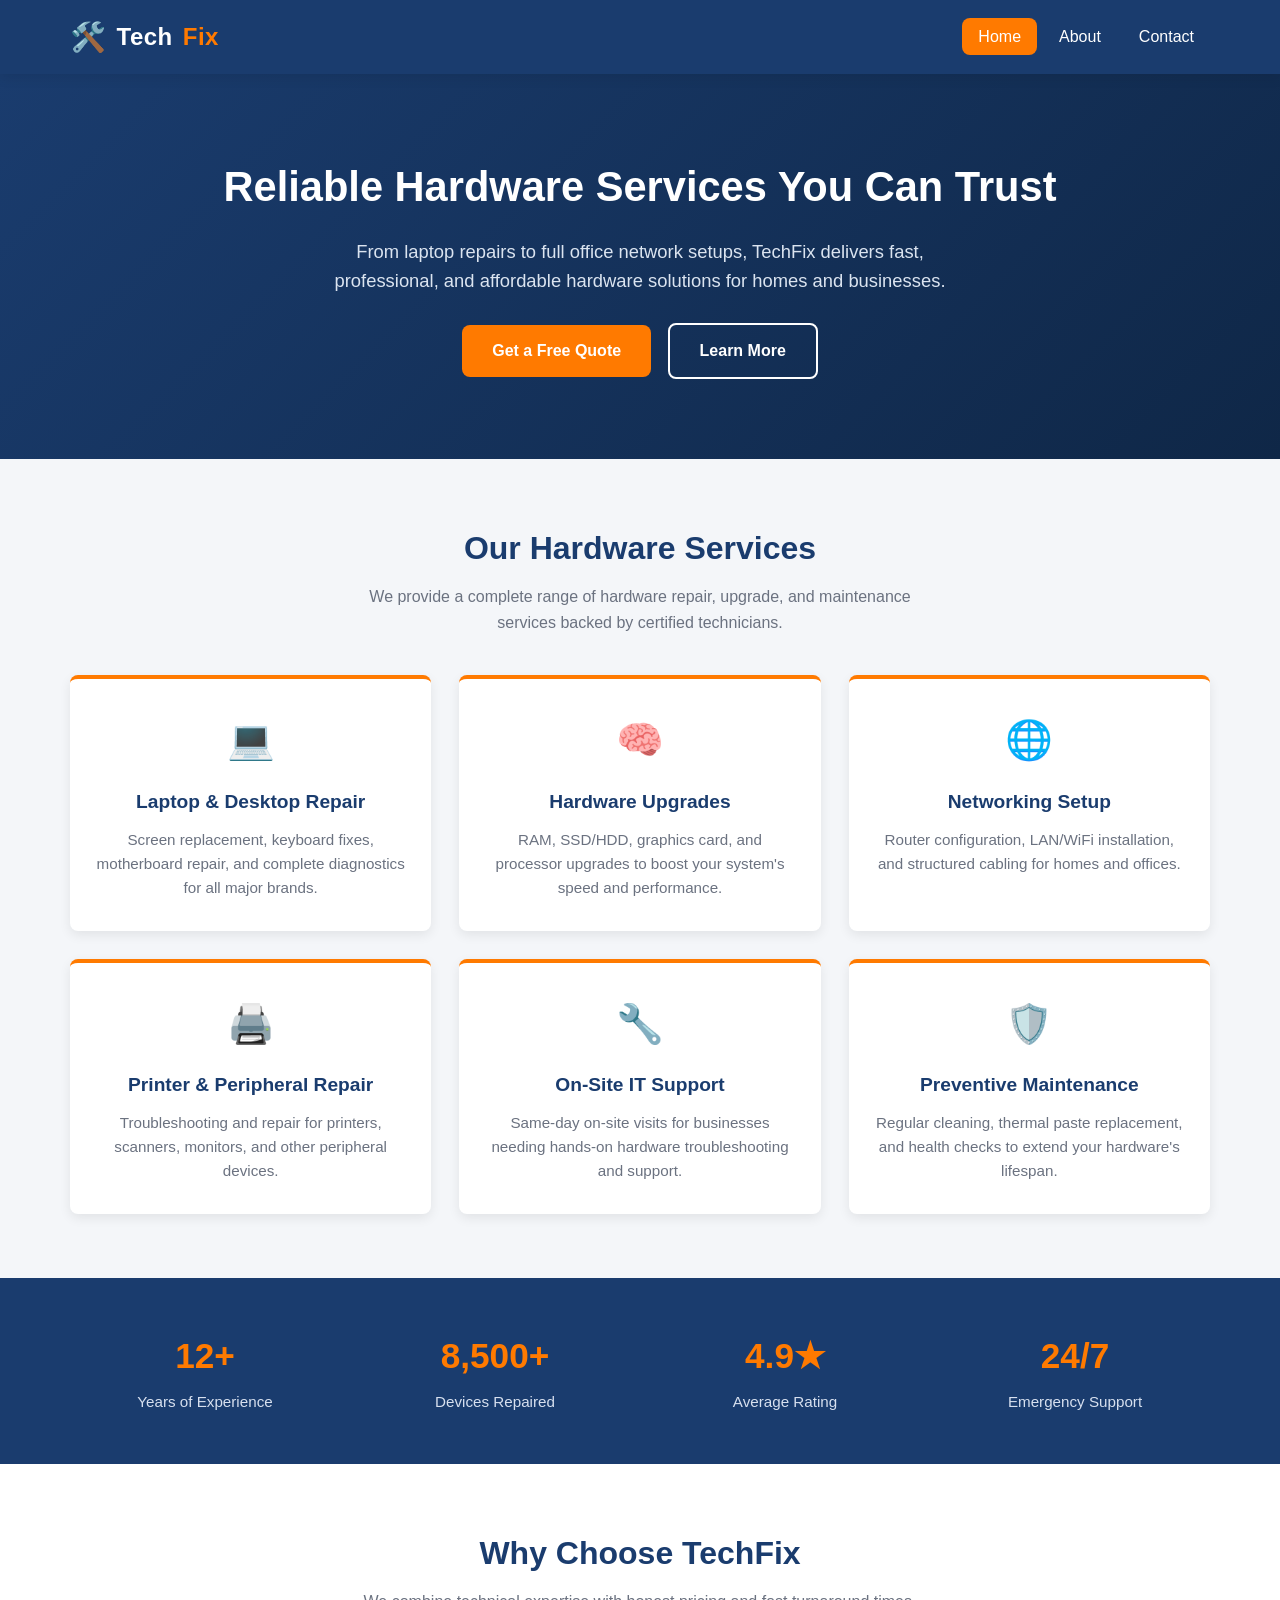
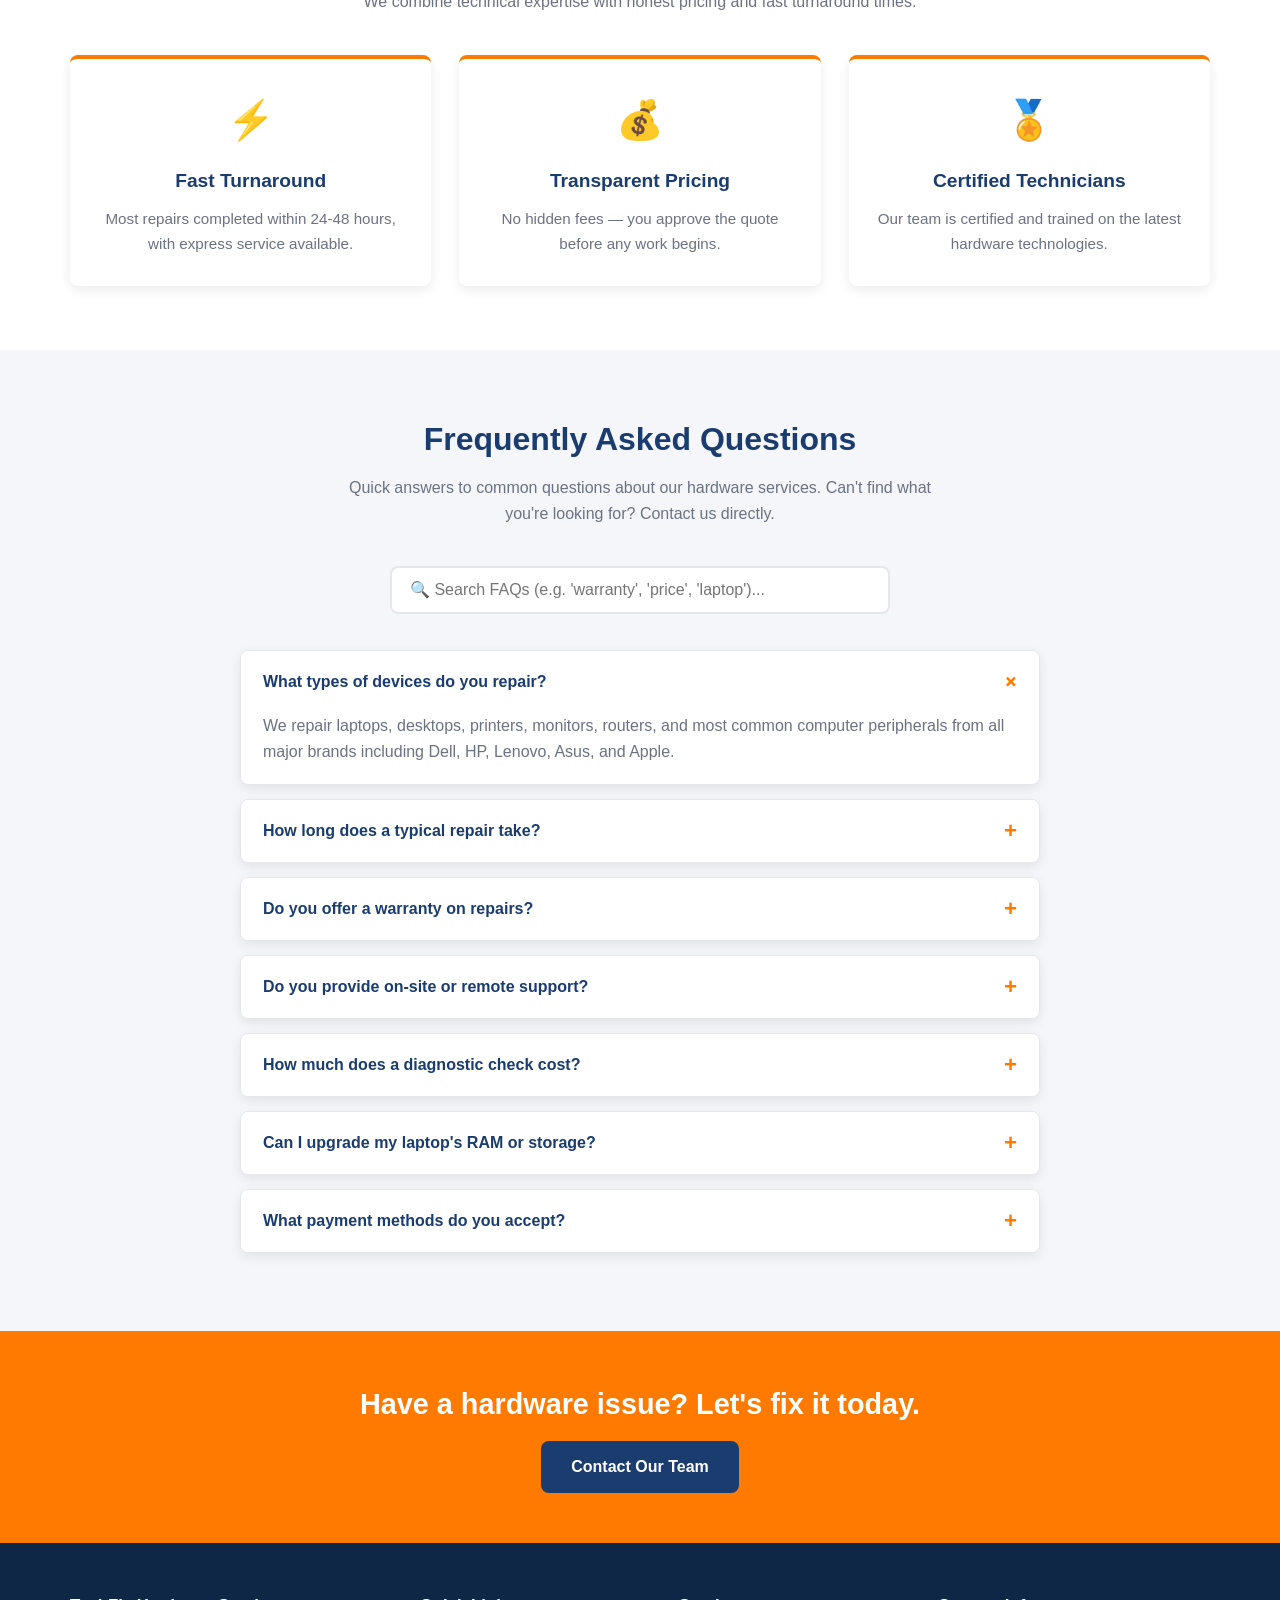
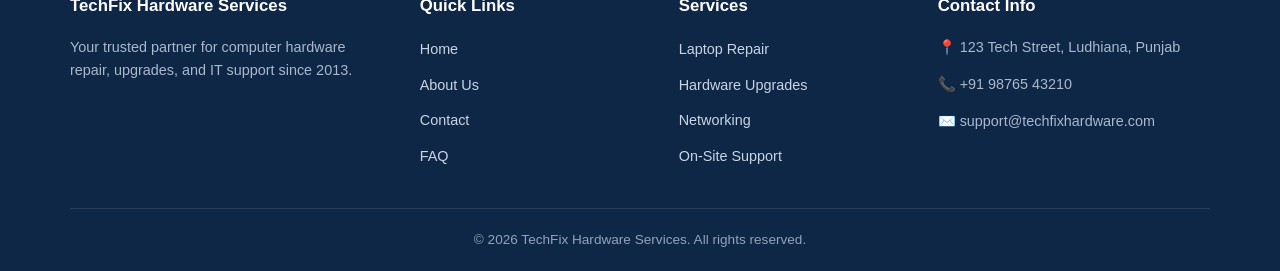
<file: index.html>
<!DOCTYPE html>
<html lang="en">
<head>
  <meta charset="UTF-8">
  <meta name="viewport" content="width=device-width, initial-scale=1.0">
  <title>TechFix Hardware Services | Expert Computer & Hardware Repair</title>
  <meta name="description" content="TechFix Hardware Services offers professional computer repair, hardware upgrades, networking and on-site IT support.">
  <style>
    /* ============================================
       HARDWARE SERVICES - MAIN STYLESHEET
    ============================================ */

    :root {
      --primary: #1a3c6e;
      --primary-dark: #0f2747;
      --accent: #ff7a00;
      --accent-dark: #e06a00;
      --light-bg: #f4f6f9;
      --gray: #6b7280;
      --light-gray: #e5e7eb;
      --white: #ffffff;
      --success: #1d8a4a;
      --error: #d23b3b;
      --shadow: 0 4px 12px rgba(0, 0, 0, 0.08);
      --radius: 8px;
      --transition: 0.25s ease;
    }

    * {
      margin: 0;
      padding: 0;
      box-sizing: border-box;
    }

    html {
      scroll-behavior: smooth;
    }

    body {
      font-family: 'Segoe UI', Tahoma, Geneva, Verdana, sans-serif;
      color: #222;
      background: var(--light-bg);
      line-height: 1.6;
    }

    a {
      text-decoration: none;
      color: inherit;
    }

    ul {
      list-style: none;
    }

    img {
      max-width: 100%;
      display: block;
    }

    .container {
      width: 90%;
      max-width: 1140px;
      margin: 0 auto;
    }

    /* ============ HEADER / NAV ============ */
    header {
      background: var(--primary);
      position: sticky;
      top: 0;
      z-index: 1000;
      box-shadow: var(--shadow);
    }

    .navbar {
      display: flex;
      align-items: center;
      justify-content: space-between;
      padding: 14px 0;
    }

    .logo {
      display: flex;
      align-items: center;
      gap: 10px;
      color: var(--white);
      font-size: 1.5rem;
      font-weight: 700;
      letter-spacing: 0.5px;
    }

    .logo span {
      color: var(--accent);
    }

    .logo-icon {
      font-size: 1.8rem;
    }

    .nav-links {
      display: flex;
      gap: 6px;
    }

    .nav-links a {
      color: var(--white);
      padding: 10px 16px;
      border-radius: var(--radius);
      font-weight: 500;
      transition: background var(--transition), color var(--transition);
    }

    .nav-links a:hover,
    .nav-links a.active {
      background: var(--accent);
      color: var(--white);
    }

    .menu-toggle {
      display: none;
      flex-direction: column;
      gap: 5px;
      cursor: pointer;
      background: none;
      border: none;
    }

    .menu-toggle span {
      width: 26px;
      height: 3px;
      background: var(--white);
      border-radius: 2px;
      transition: var(--transition);
    }

    /* ============ HERO ============ */
    .hero {
      background: linear-gradient(135deg, var(--primary) 0%, var(--primary-dark) 100%);
      color: var(--white);
      padding: 80px 0;
      text-align: center;
    }

    .hero h1 {
      font-size: 2.6rem;
      margin-bottom: 16px;
    }

    .hero p {
      font-size: 1.15rem;
      max-width: 650px;
      margin: 0 auto 28px auto;
      color: #dbe4f0;
    }

    .btn {
      display: inline-block;
      background: var(--accent);
      color: var(--white);
      padding: 13px 30px;
      border-radius: var(--radius);
      font-weight: 600;
      font-size: 1rem;
      border: none;
      cursor: pointer;
      transition: background var(--transition), transform var(--transition);
    }

    .btn:hover {
      background: var(--accent-dark);
      transform: translateY(-2px);
    }

    .btn-outline {
      background: transparent;
      border: 2px solid var(--white);
      margin-left: 12px;
    }

    .btn-outline:hover {
      background: var(--white);
      color: var(--primary);
    }

    /* page header for non-home pages */
    .page-header {
      background: linear-gradient(135deg, var(--primary) 0%, var(--primary-dark) 100%);
      color: var(--white);
      padding: 55px 0;
      text-align: center;
    }

    .page-header h1 {
      font-size: 2.2rem;
      margin-bottom: 8px;
    }

    .breadcrumb {
      color: #cdd8e8;
      font-size: 0.95rem;
    }

    .breadcrumb a {
      color: var(--accent);
    }

    /* ============ SECTIONS ============ */
    section {
      padding: 64px 0;
    }

    .section-title {
      text-align: center;
      margin-bottom: 40px;
    }

    .section-title h2 {
      font-size: 2rem;
      color: var(--primary);
      margin-bottom: 10px;
    }

    .section-title p {
      color: var(--gray);
      max-width: 600px;
      margin: 0 auto;
    }

    .alt-bg {
      background: var(--white);
    }

    /* ============ SERVICE CARDS ============ */
    .grid-3 {
      display: grid;
      grid-template-columns: repeat(3, 1fr);
      gap: 28px;
    }

    .card {
      background: var(--white);
      border-radius: var(--radius);
      padding: 30px 26px;
      box-shadow: var(--shadow);
      text-align: center;
      transition: transform var(--transition), box-shadow var(--transition);
      border-top: 4px solid var(--accent);
    }

    .card:hover {
      transform: translateY(-6px);
      box-shadow: 0 10px 22px rgba(0, 0, 0, 0.12);
    }

    .card .icon {
      font-size: 2.4rem;
      margin-bottom: 16px;
    }

    .card h3 {
      color: var(--primary);
      margin-bottom: 10px;
      font-size: 1.2rem;
    }

    .card p {
      color: var(--gray);
      font-size: 0.95rem;
    }

    /* ============ WHY CHOOSE US / STATS ============ */
    .stats {
      background: var(--primary);
      color: var(--white);
      padding: 50px 0;
    }

    .stats-grid {
      display: grid;
      grid-template-columns: repeat(4, 1fr);
      gap: 20px;
      text-align: center;
    }

    .stats-grid .num {
      font-size: 2.2rem;
      font-weight: 700;
      color: var(--accent);
    }

    .stats-grid .label {
      color: #d7e0ef;
      font-size: 0.95rem;
      margin-top: 6px;
    }

    /* ============ ABOUT PAGE ============ */
    .about-flex {
      display: flex;
      align-items: center;
      gap: 50px;
    }

    .about-flex .text {
      flex: 1;
    }

    .about-flex .image-box {
      flex: 1;
      background: var(--white);
      border-radius: var(--radius);
      box-shadow: var(--shadow);
      padding: 40px;
      text-align: center;
      font-size: 5rem;
    }

    .about-flex h2 {
      color: var(--primary);
      margin-bottom: 16px;
      font-size: 1.8rem;
    }

    .about-flex p {
      margin-bottom: 14px;
      color: #444;
    }

    .values-grid {
      display: grid;
      grid-template-columns: repeat(2, 1fr);
      gap: 24px;
      margin-top: 20px;
    }

    .value-item {
      background: var(--light-bg);
      padding: 22px;
      border-radius: var(--radius);
      border-left: 4px solid var(--accent);
    }

    .value-item h4 {
      color: var(--primary);
      margin-bottom: 6px;
    }

    .value-item p {
      color: var(--gray);
      font-size: 0.92rem;
    }

    .team-grid {
      display: grid;
      grid-template-columns: repeat(3, 1fr);
      gap: 28px;
    }

    .team-member {
      background: var(--white);
      border-radius: var(--radius);
      box-shadow: var(--shadow);
      overflow: hidden;
      text-align: center;
    }

    .team-member .avatar {
      background: var(--light-bg);
      font-size: 4rem;
      padding: 30px 0;
    }

    .team-member .info {
      padding: 18px;
    }

    .team-member h4 {
      color: var(--primary);
    }

    .team-member span {
      color: var(--accent);
      font-size: 0.9rem;
      font-weight: 600;
    }

    /* ============ FAQ SECTION ============ */
    .faq-list {
      max-width: 800px;
      margin: 0 auto;
    }

    .faq-item {
      background: var(--white);
      border-radius: var(--radius);
      margin-bottom: 14px;
      box-shadow: var(--shadow);
      overflow: hidden;
      border: 1px solid var(--light-gray);
    }

    .faq-question {
      display: flex;
      justify-content: space-between;
      align-items: center;
      padding: 18px 22px;
      cursor: pointer;
      font-weight: 600;
      color: var(--primary);
      background: var(--white);
      border: none;
      width: 100%;
      text-align: left;
      font-size: 1rem;
      transition: background var(--transition);
    }

    .faq-question:hover {
      background: #f9fafc;
    }

    .faq-question .icon-toggle {
      font-size: 1.4rem;
      color: var(--accent);
      transition: transform var(--transition);
      flex-shrink: 0;
      margin-left: 14px;
    }

    .faq-item.active .faq-question .icon-toggle {
      transform: rotate(45deg);
    }

    .faq-answer {
      max-height: 0;
      overflow: hidden;
      transition: max-height 0.3s ease, padding var(--transition);
      padding: 0 22px;
      color: var(--gray);
    }

    .faq-item.active .faq-answer {
      max-height: 300px;
      padding: 0 22px 20px 22px;
    }

    .faq-search {
      max-width: 500px;
      margin: 0 auto 36px auto;
    }

    .faq-search input {
      width: 100%;
      padding: 13px 18px;
      border: 2px solid var(--light-gray);
      border-radius: var(--radius);
      font-size: 1rem;
      transition: border var(--transition);
    }

    .faq-search input:focus {
      outline: none;
      border-color: var(--accent);
    }

    .no-results {
      text-align: center;
      color: var(--gray);
      padding: 20px;
      display: none;
    }

    /* ============ CONTACT PAGE ============ */
    .contact-wrapper {
      display: grid;
      grid-template-columns: 1fr 1.3fr;
      gap: 40px;
    }

    .contact-info {
      background: var(--primary);
      color: var(--white);
      border-radius: var(--radius);
      padding: 36px 30px;
      height: fit-content;
    }

    .contact-info h3 {
      margin-bottom: 20px;
      font-size: 1.3rem;
    }

    .contact-info .info-item {
      display: flex;
      gap: 14px;
      margin-bottom: 22px;
      align-items: flex-start;
    }

    .contact-info .info-item .ic {
      font-size: 1.3rem;
      background: var(--accent);
      min-width: 42px;
      height: 42px;
      border-radius: 50%;
      display: flex;
      align-items: center;
      justify-content: center;
      flex-shrink: 0;
    }

    .contact-info .info-item h4 {
      margin-bottom: 4px;
      font-size: 0.95rem;
    }

    .contact-info .info-item p,
    .contact-info .info-item a {
      color: #d7e0ef;
      font-size: 0.9rem;
    }

    .contact-info .social-row {
      display: flex;
      gap: 10px;
      margin-top: 24px;
    }

    .contact-info .social-row a {
      background: rgba(255,255,255,0.12);
      width: 38px;
      height: 38px;
      border-radius: 50%;
      display: flex;
      align-items: center;
      justify-content: center;
      transition: background var(--transition);
    }

    .contact-info .social-row a:hover {
      background: var(--accent);
    }

    .contact-form-box {
      background: var(--white);
      border-radius: var(--radius);
      box-shadow: var(--shadow);
      padding: 36px 32px;
    }

    .contact-form-box h3 {
      color: var(--primary);
      margin-bottom: 6px;
    }

    .contact-form-box > p {
      color: var(--gray);
      margin-bottom: 24px;
      font-size: 0.95rem;
    }

    .form-row {
      display: grid;
      grid-template-columns: 1fr 1fr;
      gap: 18px;
    }

    .form-group {
      margin-bottom: 18px;
      position: relative;
    }

    .form-group label {
      display: block;
      margin-bottom: 6px;
      font-weight: 600;
      font-size: 0.9rem;
      color: #333;
    }

    .form-group label .req {
      color: var(--error);
    }

    .form-group input,
    .form-group select,
    .form-group textarea {
      width: 100%;
      padding: 12px 14px;
      border: 2px solid var(--light-gray);
      border-radius: var(--radius);
      font-size: 0.95rem;
      font-family: inherit;
      transition: border var(--transition);
    }

    .form-group input:focus,
    .form-group select:focus,
    .form-group textarea:focus {
      outline: none;
      border-color: var(--primary);
    }

    .form-group textarea {
      resize: vertical;
      min-height: 120px;
    }

    .form-group.error input,
    .form-group.error select,
    .form-group.error textarea {
      border-color: var(--error);
      background: #fff5f5;
    }

    .form-group.success input,
    .form-group.success select,
    .form-group.success textarea {
      border-color: var(--success);
    }

    .error-message {
      color: var(--error);
      font-size: 0.82rem;
      margin-top: 5px;
      display: none;
      align-items: center;
      gap: 5px;
    }

    .form-group.error .error-message {
      display: flex;
    }

    .char-count {
      font-size: 0.78rem;
      color: var(--gray);
      text-align: right;
      margin-top: 4px;
    }

    #formStatus {
      display: none;
      padding: 14px 18px;
      border-radius: var(--radius);
      margin-bottom: 20px;
      font-weight: 500;
      align-items: center;
      gap: 10px;
    }

    #formStatus.show {
      display: flex;
    }

    #formStatus.success-box {
      background: #e6f7ed;
      color: var(--success);
      border: 1px solid #b8e6c9;
    }

    #formStatus.error-box {
      background: #fdeaea;
      color: var(--error);
      border: 1px solid #f3c2c2;
    }

    .map-box {
      margin-top: 40px;
      border-radius: var(--radius);
      overflow: hidden;
      box-shadow: var(--shadow);
    }

    .map-box iframe {
      width: 100%;
      height: 320px;
      border: 0;
      display: block;
    }

    /* ============ CTA BANNER ============ */
    .cta-banner {
      background: var(--accent);
      color: var(--white);
      text-align: center;
      padding: 50px 0;
    }

    .cta-banner h2 {
      font-size: 1.8rem;
      margin-bottom: 14px;
    }

    .cta-banner .btn {
      background: var(--primary);
    }

    .cta-banner .btn:hover {
      background: var(--primary-dark);
    }

    /* ============ FOOTER ============ */
    footer {
      background: var(--primary-dark);
      color: #c9d4e3;
      padding: 50px 0 20px 0;
    }

    .footer-grid {
      display: grid;
      grid-template-columns: 1.4fr 1fr 1fr 1.2fr;
      gap: 32px;
      margin-bottom: 30px;
    }

    .footer-grid h4 {
      color: var(--white);
      margin-bottom: 16px;
      font-size: 1.05rem;
    }

    .footer-grid p {
      font-size: 0.9rem;
      margin-bottom: 14px;
      color: #aab8cc;
    }

    .footer-grid ul li {
      margin-bottom: 10px;
    }

    .footer-grid ul li a {
      font-size: 0.9rem;
      color: #c9d4e3;
      transition: color var(--transition);
    }

    .footer-grid ul li a:hover {
      color: var(--accent);
    }

    .footer-bottom {
      text-align: center;
      padding-top: 20px;
      border-top: 1px solid rgba(255,255,255,0.1);
      font-size: 0.85rem;
      color: #93a2ba;
    }

    /* ============ RESPONSIVE ============ */
    @media (max-width: 900px) {
      .grid-3,
      .values-grid,
      .team-grid,
      .stats-grid,
      .footer-grid {
        grid-template-columns: repeat(2, 1fr);
      }

      .contact-wrapper {
        grid-template-columns: 1fr;
      }

      .about-flex {
        flex-direction: column;
      }
    }

    @media (max-width: 700px) {
      .menu-toggle {
        display: flex;
      }

      .nav-links {
        position: absolute;
        top: 64px;
        left: 0;
        right: 0;
        background: var(--primary);
        flex-direction: column;
        padding: 10px 20px 20px 20px;
        display: none;
        gap: 4px;
      }

      .nav-links.show {
        display: flex;
      }

      .hero h1 {
        font-size: 1.9rem;
      }

      .grid-3,
      .values-grid,
      .team-grid,
      .stats-grid,
      .footer-grid {
        grid-template-columns: 1fr;
      }

      .form-row {
        grid-template-columns: 1fr;
      }

      .btn-outline {
        margin-left: 0;
        margin-top: 12px;
      }
    }
  </style>
</head>
<body>

  <header>
    <div class="container navbar">
      <a href="index.html" class="logo"><span class="logo-icon">🛠️</span>Tech<span>Fix</span></a>
      <nav>
        <ul class="nav-links" id="navLinks">
          <li><a href="index.html">Home</a></li>
          <li><a href="about.html">About</a></li>
          <li><a href="contact.html">Contact</a></li>
        </ul>
      </nav>
      <button class="menu-toggle" id="menuToggle" aria-label="Toggle menu">
        <span></span><span></span><span></span>
      </button>
    </div>
  </header>

  <section class="hero">
    <div class="container">
      <h1>Reliable Hardware Services You Can Trust</h1>
      <p>From laptop repairs to full office network setups, TechFix delivers fast, professional, and affordable hardware solutions for homes and businesses.</p>
      <a href="contact.html" class="btn">Get a Free Quote</a>
      <a href="about.html" class="btn btn-outline">Learn More</a>
    </div>
  </section>

  <section>
    <div class="container">
      <div class="section-title">
        <h2>Our Hardware Services</h2>
        <p>We provide a complete range of hardware repair, upgrade, and maintenance services backed by certified technicians.</p>
      </div>
      <div class="grid-3">
        <div class="card">
          <div class="icon">💻</div>
          <h3>Laptop & Desktop Repair</h3>
          <p>Screen replacement, keyboard fixes, motherboard repair, and complete diagnostics for all major brands.</p>
        </div>
        <div class="card">
          <div class="icon">🧠</div>
          <h3>Hardware Upgrades</h3>
          <p>RAM, SSD/HDD, graphics card, and processor upgrades to boost your system's speed and performance.</p>
        </div>
        <div class="card">
          <div class="icon">🌐</div>
          <h3>Networking Setup</h3>
          <p>Router configuration, LAN/WiFi installation, and structured cabling for homes and offices.</p>
        </div>
        <div class="card">
          <div class="icon">🖨️</div>
          <h3>Printer & Peripheral Repair</h3>
          <p>Troubleshooting and repair for printers, scanners, monitors, and other peripheral devices.</p>
        </div>
        <div class="card">
          <div class="icon">🔧</div>
          <h3>On-Site IT Support</h3>
          <p>Same-day on-site visits for businesses needing hands-on hardware troubleshooting and support.</p>
        </div>
        <div class="card">
          <div class="icon">🛡️</div>
          <h3>Preventive Maintenance</h3>
          <p>Regular cleaning, thermal paste replacement, and health checks to extend your hardware's lifespan.</p>
        </div>
      </div>
    </div>
  </section>

  <section class="stats">
    <div class="container stats-grid">
      <div>
        <div class="num">12+</div>
        <div class="label">Years of Experience</div>
      </div>
      <div>
        <div class="num">8,500+</div>
        <div class="label">Devices Repaired</div>
      </div>
      <div>
        <div class="num">4.9★</div>
        <div class="label">Average Rating</div>
      </div>
      <div>
        <div class="num">24/7</div>
        <div class="label">Emergency Support</div>
      </div>
    </div>
  </section>

  <section class="alt-bg">
    <div class="container">
      <div class="section-title">
        <h2>Why Choose TechFix</h2>
        <p>We combine technical expertise with honest pricing and fast turnaround times.</p>
      </div>
      <div class="grid-3">
        <div class="card">
          <div class="icon">⚡</div>
          <h3>Fast Turnaround</h3>
          <p>Most repairs completed within 24-48 hours, with express service available.</p>
        </div>
        <div class="card">
          <div class="icon">💰</div>
          <h3>Transparent Pricing</h3>
          <p>No hidden fees — you approve the quote before any work begins.</p>
        </div>
        <div class="card">
          <div class="icon">🏅</div>
          <h3>Certified Technicians</h3>
          <p>Our team is certified and trained on the latest hardware technologies.</p>
        </div>
      </div>
    </div>
  </section>

  <section id="faq">
    <div class="container">
      <div class="section-title">
        <h2>Frequently Asked Questions</h2>
        <p>Quick answers to common questions about our hardware services. Can't find what you're looking for? Contact us directly.</p>
      </div>

      <div class="faq-search">
        <input type="text" id="faqSearch" placeholder="🔍 Search FAQs (e.g. 'warranty', 'price', 'laptop')...">
      </div>

      <div class="faq-list">
        <div class="faq-item active">
          <button class="faq-question" type="button">
            What types of devices do you repair?
            <span class="icon-toggle">+</span>
          </button>
          <div class="faq-answer">
            <p>We repair laptops, desktops, printers, monitors, routers, and most common computer peripherals from all major brands including Dell, HP, Lenovo, Asus, and Apple.</p>
          </div>
        </div>

        <div class="faq-item">
          <button class="faq-question" type="button">
            How long does a typical repair take?
            <span class="icon-toggle">+</span>
          </button>
          <div class="faq-answer">
            <p>Most standard repairs are completed within 24-48 hours. Complex issues like motherboard repairs may take 3-5 business days. We also offer express same-day service for urgent cases.</p>
          </div>
        </div>

        <div class="faq-item">
          <button class="faq-question" type="button">
            Do you offer a warranty on repairs?
            <span class="icon-toggle">+</span>
          </button>
          <div class="faq-answer">
            <p>Yes! All our repairs come with a 90-day warranty covering parts and labor. Extended warranty plans are also available for upgrades and replacements.</p>
          </div>
        </div>

        <div class="faq-item">
          <button class="faq-question" type="button">
            Do you provide on-site or remote support?
            <span class="icon-toggle">+</span>
          </button>
          <div class="faq-answer">
            <p>Yes, we offer on-site visits for businesses and homes within the city, as well as remote diagnostic support for software-related hardware issues.</p>
          </div>
        </div>

        <div class="faq-item">
          <button class="faq-question" type="button">
            How much does a diagnostic check cost?
            <span class="icon-toggle">+</span>
          </button>
          <div class="faq-answer">
            <p>Diagnostics are completely free with any repair service. If you choose not to proceed with the repair, a small inspection fee of $15 may apply.</p>
          </div>
        </div>

        <div class="faq-item">
          <button class="faq-question" type="button">
            Can I upgrade my laptop's RAM or storage?
            <span class="icon-toggle">+</span>
          </button>
          <div class="faq-answer">
            <p>Absolutely. We offer RAM, SSD, and HDD upgrades for most laptop and desktop models, helping significantly improve speed and multitasking performance.</p>
          </div>
        </div>

        <div class="faq-item">
          <button class="faq-question" type="button">
            What payment methods do you accept?
            <span class="icon-toggle">+</span>
          </button>
          <div class="faq-answer">
            <p>We accept cash, all major credit/debit cards, UPI, and bank transfers. Payment is only collected after you approve the final repair quote.</p>
          </div>
        </div>
      </div>

      <p class="no-results" id="noResults">No FAQs match your search. Try a different keyword or <a href="contact.html" style="color: var(--accent); font-weight:600;">contact us</a> directly.</p>
    </div>
  </section>

  <section class="cta-banner">
    <div class="container">
      <h2>Have a hardware issue? Let's fix it today.</h2>
      <a href="contact.html" class="btn">Contact Our Team</a>
    </div>
  </section>

  <footer>
    <div class="container footer-grid">
      <div>
        <h4>TechFix Hardware Services</h4>
        <p>Your trusted partner for computer hardware repair, upgrades, and IT support since 2013.</p>
      </div>
      <div>
        <h4>Quick Links</h4>
        <ul>
          <li><a href="index.html">Home</a></li>
          <li><a href="about.html">About Us</a></li>
          <li><a href="contact.html">Contact</a></li>
          <li><a href="index.html#faq">FAQ</a></li>
        </ul>
      </div>
      <div>
        <h4>Services</h4>
        <ul>
          <li><a href="index.html#faq">Laptop Repair</a></li>
          <li><a href="index.html#faq">Hardware Upgrades</a></li>
          <li><a href="index.html#faq">Networking</a></li>
          <li><a href="index.html#faq">On-Site Support</a></li>
        </ul>
      </div>
      <div>
        <h4>Contact Info</h4>
        <p>📍 123 Tech Street, Ludhiana, Punjab</p>
        <p>📞 +91 98765 43210</p>
        <p>✉️ support@techfixhardware.com</p>
      </div>
    </div>
    <div class="container footer-bottom">
      &copy; 2026 TechFix Hardware Services. All rights reserved.
    </div>
  </footer>

  <script>
    /* ============================================
       HARDWARE SERVICES - MAIN SCRIPT
       Handles: mobile nav, FAQ accordion, FAQ search
    ============================================ */

    document.addEventListener('DOMContentLoaded', function () {

      /* ---------- MOBILE NAV TOGGLE ---------- */
      const menuToggle = document.getElementById('menuToggle');
      const navLinks = document.getElementById('navLinks');

      if (menuToggle && navLinks) {
        menuToggle.addEventListener('click', function () {
          navLinks.classList.toggle('show');
        });

        // close menu when a link is clicked (mobile)
        navLinks.querySelectorAll('a').forEach(function (link) {
          link.addEventListener('click', function () {
            navLinks.classList.remove('show');
          });
        });
      }

      /* ---------- FAQ ACCORDION ---------- */
      const faqItems = document.querySelectorAll('.faq-item');

      faqItems.forEach(function (item) {
        const question = item.querySelector('.faq-question');
        question.addEventListener('click', function () {
          const isActive = item.classList.contains('active');

          // close all
          faqItems.forEach(function (i) {
            i.classList.remove('active');
          });

          // open clicked one (unless it was already open -> toggle closed)
          if (!isActive) {
            item.classList.add('active');
          }
        });
      });

      /* ---------- FAQ SEARCH FILTER ---------- */
      const faqSearch = document.getElementById('faqSearch');
      const noResults = document.getElementById('noResults');

      if (faqSearch) {
        faqSearch.addEventListener('input', function () {
          const term = faqSearch.value.trim().toLowerCase();
          let visibleCount = 0;

          faqItems.forEach(function (item) {
            const text = item.textContent.toLowerCase();
            if (text.includes(term)) {
              item.style.display = '';
              visibleCount++;
            } else {
              item.style.display = 'none';
              item.classList.remove('active');
            }
          });

          if (noResults) {
            noResults.style.display = visibleCount === 0 ? 'block' : 'none';
          }
        });
      }

      /* ---------- ACTIVE NAV LINK HIGHLIGHT ---------- */
      const currentPage = window.location.pathname.split('/').pop() || 'index.html';
      document.querySelectorAll('.nav-links a').forEach(function (link) {
        const linkPage = link.getAttribute('href');
        if (linkPage === currentPage) {
          link.classList.add('active');
        }
      });

    });
  </script>
</body>
</html>
</file>
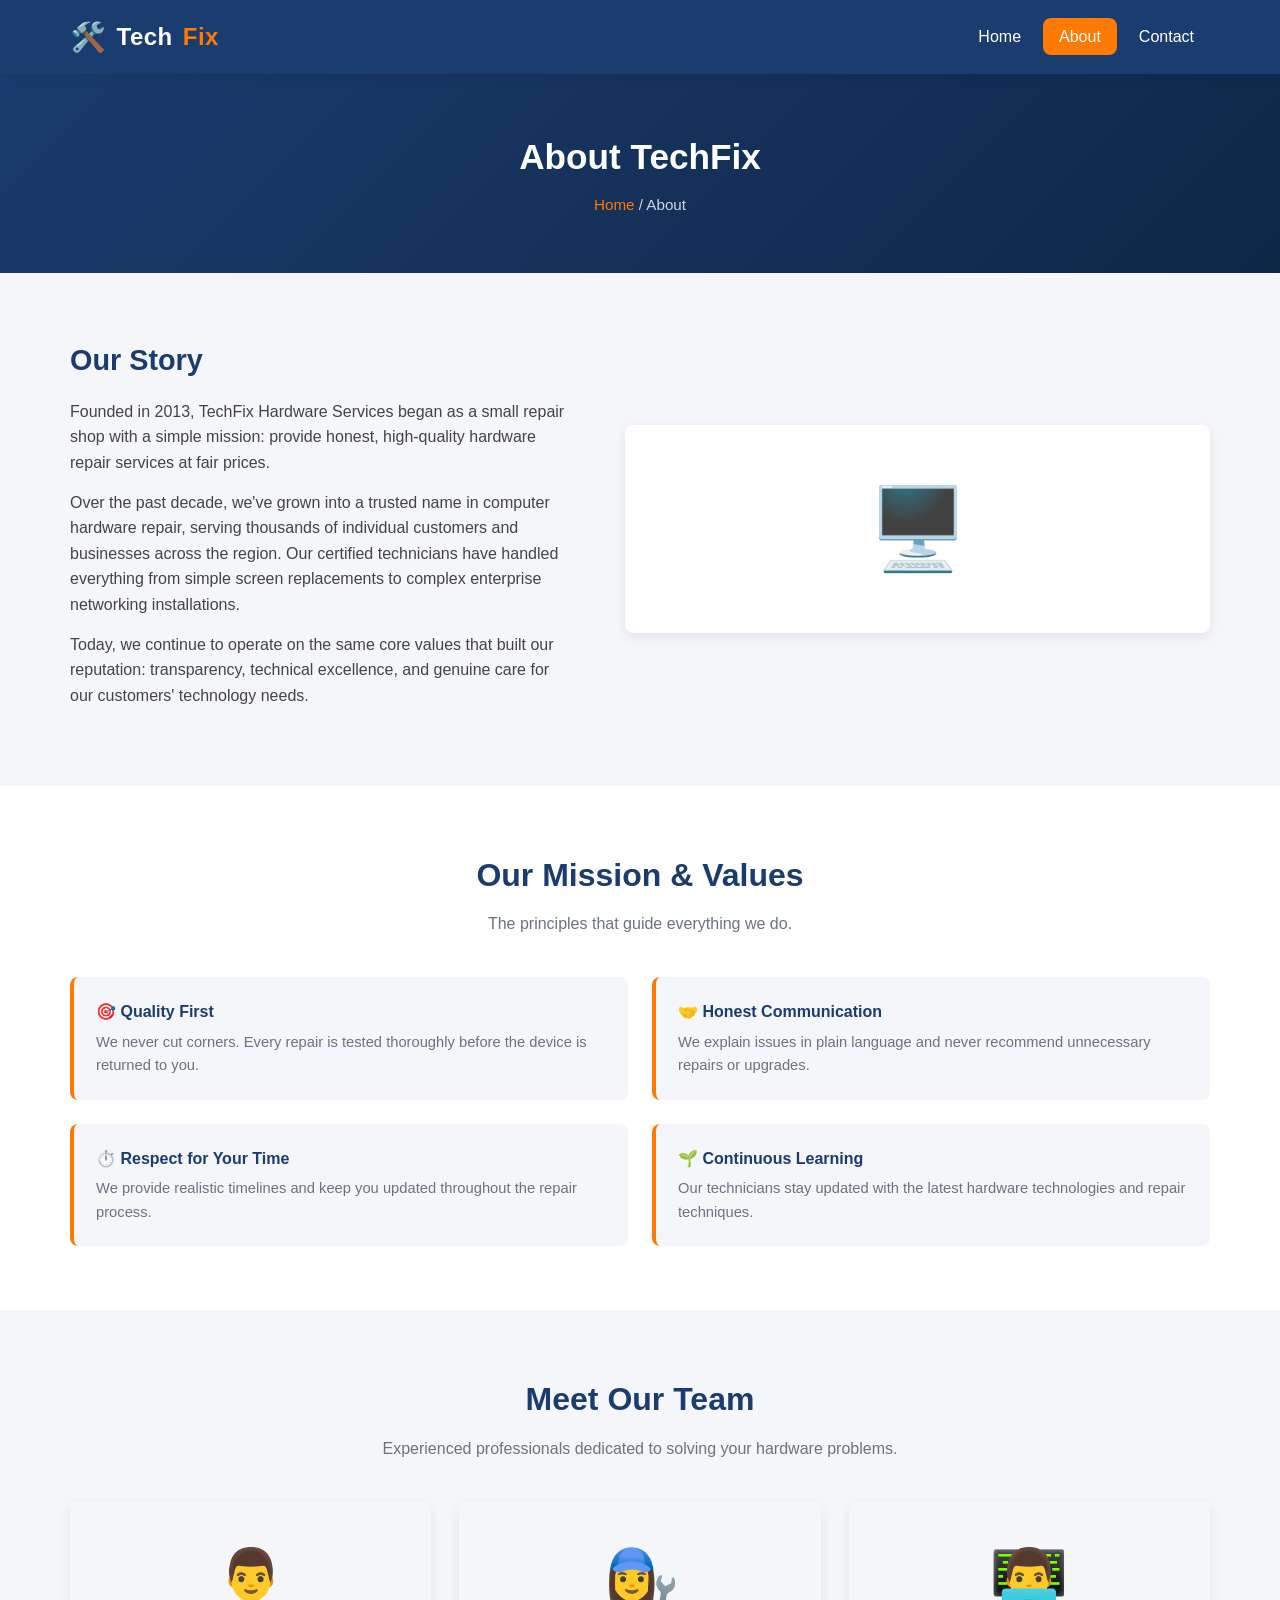
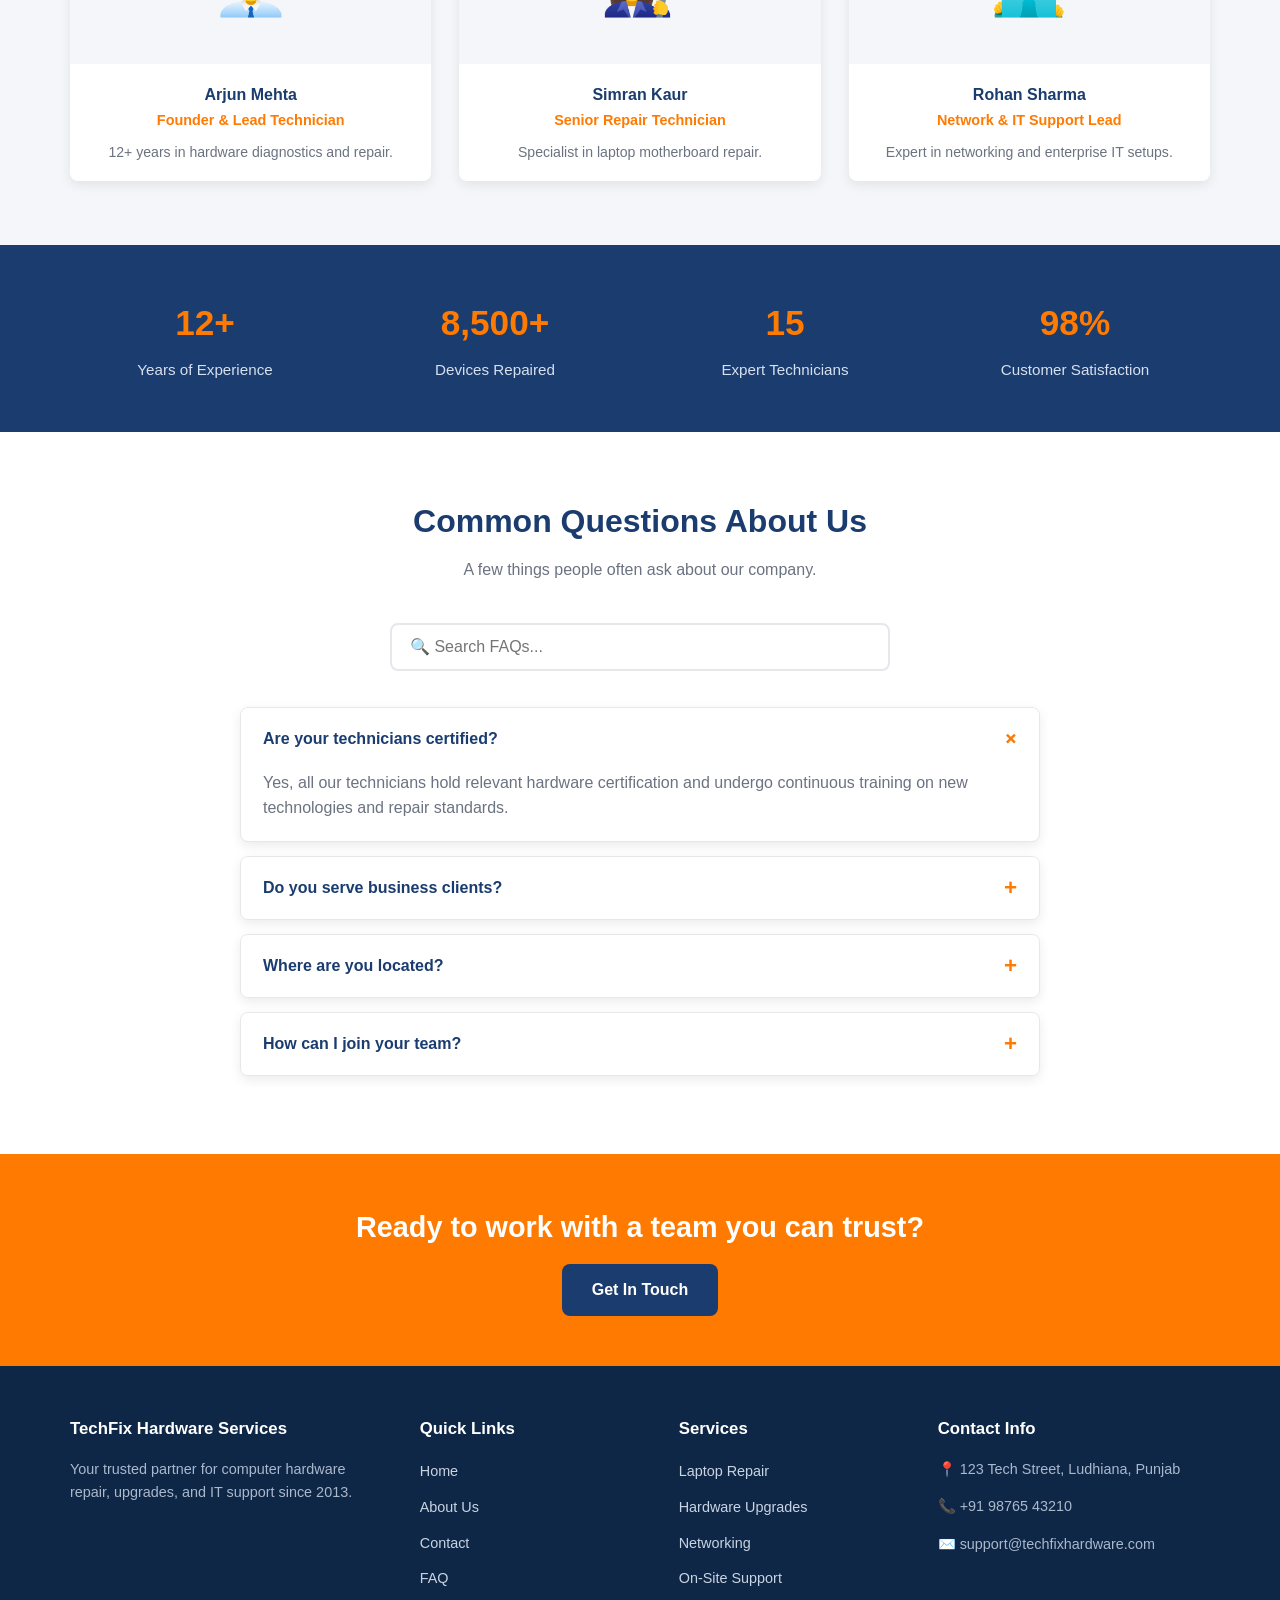
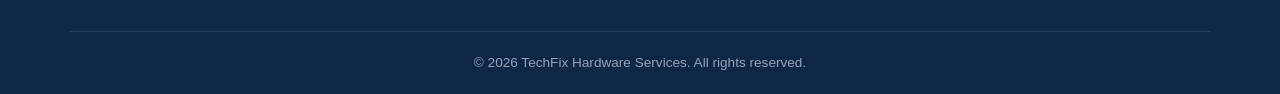
<file: about.html>
<!DOCTYPE html>
<html lang="en">
<head>
  <meta charset="UTF-8">
  <meta name="viewport" content="width=device-width, initial-scale=1.0">
  <title>About Us | TechFix Hardware Services</title>
  <meta name="description" content="Learn about TechFix Hardware Services - our story, mission, values, and the expert team behind our hardware repair services.">
  <style>
    /* ============================================
       HARDWARE SERVICES - MAIN STYLESHEET
    ============================================ */

    :root {
      --primary: #1a3c6e;
      --primary-dark: #0f2747;
      --accent: #ff7a00;
      --accent-dark: #e06a00;
      --light-bg: #f4f6f9;
      --gray: #6b7280;
      --light-gray: #e5e7eb;
      --white: #ffffff;
      --success: #1d8a4a;
      --error: #d23b3b;
      --shadow: 0 4px 12px rgba(0, 0, 0, 0.08);
      --radius: 8px;
      --transition: 0.25s ease;
    }

    * {
      margin: 0;
      padding: 0;
      box-sizing: border-box;
    }

    html {
      scroll-behavior: smooth;
    }

    body {
      font-family: 'Segoe UI', Tahoma, Geneva, Verdana, sans-serif;
      color: #222;
      background: var(--light-bg);
      line-height: 1.6;
    }

    a {
      text-decoration: none;
      color: inherit;
    }

    ul {
      list-style: none;
    }

    img {
      max-width: 100%;
      display: block;
    }

    .container {
      width: 90%;
      max-width: 1140px;
      margin: 0 auto;
    }

    /* ============ HEADER / NAV ============ */
    header {
      background: var(--primary);
      position: sticky;
      top: 0;
      z-index: 1000;
      box-shadow: var(--shadow);
    }

    .navbar {
      display: flex;
      align-items: center;
      justify-content: space-between;
      padding: 14px 0;
    }

    .logo {
      display: flex;
      align-items: center;
      gap: 10px;
      color: var(--white);
      font-size: 1.5rem;
      font-weight: 700;
      letter-spacing: 0.5px;
    }

    .logo span {
      color: var(--accent);
    }

    .logo-icon {
      font-size: 1.8rem;
    }

    .nav-links {
      display: flex;
      gap: 6px;
    }

    .nav-links a {
      color: var(--white);
      padding: 10px 16px;
      border-radius: var(--radius);
      font-weight: 500;
      transition: background var(--transition), color var(--transition);
    }

    .nav-links a:hover,
    .nav-links a.active {
      background: var(--accent);
      color: var(--white);
    }

    .menu-toggle {
      display: none;
      flex-direction: column;
      gap: 5px;
      cursor: pointer;
      background: none;
      border: none;
    }

    .menu-toggle span {
      width: 26px;
      height: 3px;
      background: var(--white);
      border-radius: 2px;
      transition: var(--transition);
    }

    /* ============ HERO ============ */
    .hero {
      background: linear-gradient(135deg, var(--primary) 0%, var(--primary-dark) 100%);
      color: var(--white);
      padding: 80px 0;
      text-align: center;
    }

    .hero h1 {
      font-size: 2.6rem;
      margin-bottom: 16px;
    }

    .hero p {
      font-size: 1.15rem;
      max-width: 650px;
      margin: 0 auto 28px auto;
      color: #dbe4f0;
    }

    .btn {
      display: inline-block;
      background: var(--accent);
      color: var(--white);
      padding: 13px 30px;
      border-radius: var(--radius);
      font-weight: 600;
      font-size: 1rem;
      border: none;
      cursor: pointer;
      transition: background var(--transition), transform var(--transition);
    }

    .btn:hover {
      background: var(--accent-dark);
      transform: translateY(-2px);
    }

    .btn-outline {
      background: transparent;
      border: 2px solid var(--white);
      margin-left: 12px;
    }

    .btn-outline:hover {
      background: var(--white);
      color: var(--primary);
    }

    /* page header for non-home pages */
    .page-header {
      background: linear-gradient(135deg, var(--primary) 0%, var(--primary-dark) 100%);
      color: var(--white);
      padding: 55px 0;
      text-align: center;
    }

    .page-header h1 {
      font-size: 2.2rem;
      margin-bottom: 8px;
    }

    .breadcrumb {
      color: #cdd8e8;
      font-size: 0.95rem;
    }

    .breadcrumb a {
      color: var(--accent);
    }

    /* ============ SECTIONS ============ */
    section {
      padding: 64px 0;
    }

    .section-title {
      text-align: center;
      margin-bottom: 40px;
    }

    .section-title h2 {
      font-size: 2rem;
      color: var(--primary);
      margin-bottom: 10px;
    }

    .section-title p {
      color: var(--gray);
      max-width: 600px;
      margin: 0 auto;
    }

    .alt-bg {
      background: var(--white);
    }

    /* ============ SERVICE CARDS ============ */
    .grid-3 {
      display: grid;
      grid-template-columns: repeat(3, 1fr);
      gap: 28px;
    }

    .card {
      background: var(--white);
      border-radius: var(--radius);
      padding: 30px 26px;
      box-shadow: var(--shadow);
      text-align: center;
      transition: transform var(--transition), box-shadow var(--transition);
      border-top: 4px solid var(--accent);
    }

    .card:hover {
      transform: translateY(-6px);
      box-shadow: 0 10px 22px rgba(0, 0, 0, 0.12);
    }

    .card .icon {
      font-size: 2.4rem;
      margin-bottom: 16px;
    }

    .card h3 {
      color: var(--primary);
      margin-bottom: 10px;
      font-size: 1.2rem;
    }

    .card p {
      color: var(--gray);
      font-size: 0.95rem;
    }

    /* ============ WHY CHOOSE US / STATS ============ */
    .stats {
      background: var(--primary);
      color: var(--white);
      padding: 50px 0;
    }

    .stats-grid {
      display: grid;
      grid-template-columns: repeat(4, 1fr);
      gap: 20px;
      text-align: center;
    }

    .stats-grid .num {
      font-size: 2.2rem;
      font-weight: 700;
      color: var(--accent);
    }

    .stats-grid .label {
      color: #d7e0ef;
      font-size: 0.95rem;
      margin-top: 6px;
    }

    /* ============ ABOUT PAGE ============ */
    .about-flex {
      display: flex;
      align-items: center;
      gap: 50px;
    }

    .about-flex .text {
      flex: 1;
    }

    .about-flex .image-box {
      flex: 1;
      background: var(--white);
      border-radius: var(--radius);
      box-shadow: var(--shadow);
      padding: 40px;
      text-align: center;
      font-size: 5rem;
    }

    .about-flex h2 {
      color: var(--primary);
      margin-bottom: 16px;
      font-size: 1.8rem;
    }

    .about-flex p {
      margin-bottom: 14px;
      color: #444;
    }

    .values-grid {
      display: grid;
      grid-template-columns: repeat(2, 1fr);
      gap: 24px;
      margin-top: 20px;
    }

    .value-item {
      background: var(--light-bg);
      padding: 22px;
      border-radius: var(--radius);
      border-left: 4px solid var(--accent);
    }

    .value-item h4 {
      color: var(--primary);
      margin-bottom: 6px;
    }

    .value-item p {
      color: var(--gray);
      font-size: 0.92rem;
    }

    .team-grid {
      display: grid;
      grid-template-columns: repeat(3, 1fr);
      gap: 28px;
    }

    .team-member {
      background: var(--white);
      border-radius: var(--radius);
      box-shadow: var(--shadow);
      overflow: hidden;
      text-align: center;
    }

    .team-member .avatar {
      background: var(--light-bg);
      font-size: 4rem;
      padding: 30px 0;
    }

    .team-member .info {
      padding: 18px;
    }

    .team-member h4 {
      color: var(--primary);
    }

    .team-member span {
      color: var(--accent);
      font-size: 0.9rem;
      font-weight: 600;
    }

    /* ============ FAQ SECTION ============ */
    .faq-list {
      max-width: 800px;
      margin: 0 auto;
    }

    .faq-item {
      background: var(--white);
      border-radius: var(--radius);
      margin-bottom: 14px;
      box-shadow: var(--shadow);
      overflow: hidden;
      border: 1px solid var(--light-gray);
    }

    .faq-question {
      display: flex;
      justify-content: space-between;
      align-items: center;
      padding: 18px 22px;
      cursor: pointer;
      font-weight: 600;
      color: var(--primary);
      background: var(--white);
      border: none;
      width: 100%;
      text-align: left;
      font-size: 1rem;
      transition: background var(--transition);
    }

    .faq-question:hover {
      background: #f9fafc;
    }

    .faq-question .icon-toggle {
      font-size: 1.4rem;
      color: var(--accent);
      transition: transform var(--transition);
      flex-shrink: 0;
      margin-left: 14px;
    }

    .faq-item.active .faq-question .icon-toggle {
      transform: rotate(45deg);
    }

    .faq-answer {
      max-height: 0;
      overflow: hidden;
      transition: max-height 0.3s ease, padding var(--transition);
      padding: 0 22px;
      color: var(--gray);
    }

    .faq-item.active .faq-answer {
      max-height: 300px;
      padding: 0 22px 20px 22px;
    }

    .faq-search {
      max-width: 500px;
      margin: 0 auto 36px auto;
    }

    .faq-search input {
      width: 100%;
      padding: 13px 18px;
      border: 2px solid var(--light-gray);
      border-radius: var(--radius);
      font-size: 1rem;
      transition: border var(--transition);
    }

    .faq-search input:focus {
      outline: none;
      border-color: var(--accent);
    }

    .no-results {
      text-align: center;
      color: var(--gray);
      padding: 20px;
      display: none;
    }

    /* ============ CONTACT PAGE ============ */
    .contact-wrapper {
      display: grid;
      grid-template-columns: 1fr 1.3fr;
      gap: 40px;
    }

    .contact-info {
      background: var(--primary);
      color: var(--white);
      border-radius: var(--radius);
      padding: 36px 30px;
      height: fit-content;
    }

    .contact-info h3 {
      margin-bottom: 20px;
      font-size: 1.3rem;
    }

    .contact-info .info-item {
      display: flex;
      gap: 14px;
      margin-bottom: 22px;
      align-items: flex-start;
    }

    .contact-info .info-item .ic {
      font-size: 1.3rem;
      background: var(--accent);
      min-width: 42px;
      height: 42px;
      border-radius: 50%;
      display: flex;
      align-items: center;
      justify-content: center;
      flex-shrink: 0;
    }

    .contact-info .info-item h4 {
      margin-bottom: 4px;
      font-size: 0.95rem;
    }

    .contact-info .info-item p,
    .contact-info .info-item a {
      color: #d7e0ef;
      font-size: 0.9rem;
    }

    .contact-info .social-row {
      display: flex;
      gap: 10px;
      margin-top: 24px;
    }

    .contact-info .social-row a {
      background: rgba(255,255,255,0.12);
      width: 38px;
      height: 38px;
      border-radius: 50%;
      display: flex;
      align-items: center;
      justify-content: center;
      transition: background var(--transition);
    }

    .contact-info .social-row a:hover {
      background: var(--accent);
    }

    .contact-form-box {
      background: var(--white);
      border-radius: var(--radius);
      box-shadow: var(--shadow);
      padding: 36px 32px;
    }

    .contact-form-box h3 {
      color: var(--primary);
      margin-bottom: 6px;
    }

    .contact-form-box > p {
      color: var(--gray);
      margin-bottom: 24px;
      font-size: 0.95rem;
    }

    .form-row {
      display: grid;
      grid-template-columns: 1fr 1fr;
      gap: 18px;
    }

    .form-group {
      margin-bottom: 18px;
      position: relative;
    }

    .form-group label {
      display: block;
      margin-bottom: 6px;
      font-weight: 600;
      font-size: 0.9rem;
      color: #333;
    }

    .form-group label .req {
      color: var(--error);
    }

    .form-group input,
    .form-group select,
    .form-group textarea {
      width: 100%;
      padding: 12px 14px;
      border: 2px solid var(--light-gray);
      border-radius: var(--radius);
      font-size: 0.95rem;
      font-family: inherit;
      transition: border var(--transition);
    }

    .form-group input:focus,
    .form-group select:focus,
    .form-group textarea:focus {
      outline: none;
      border-color: var(--primary);
    }

    .form-group textarea {
      resize: vertical;
      min-height: 120px;
    }

    .form-group.error input,
    .form-group.error select,
    .form-group.error textarea {
      border-color: var(--error);
      background: #fff5f5;
    }

    .form-group.success input,
    .form-group.success select,
    .form-group.success textarea {
      border-color: var(--success);
    }

    .error-message {
      color: var(--error);
      font-size: 0.82rem;
      margin-top: 5px;
      display: none;
      align-items: center;
      gap: 5px;
    }

    .form-group.error .error-message {
      display: flex;
    }

    .char-count {
      font-size: 0.78rem;
      color: var(--gray);
      text-align: right;
      margin-top: 4px;
    }

    #formStatus {
      display: none;
      padding: 14px 18px;
      border-radius: var(--radius);
      margin-bottom: 20px;
      font-weight: 500;
      align-items: center;
      gap: 10px;
    }

    #formStatus.show {
      display: flex;
    }

    #formStatus.success-box {
      background: #e6f7ed;
      color: var(--success);
      border: 1px solid #b8e6c9;
    }

    #formStatus.error-box {
      background: #fdeaea;
      color: var(--error);
      border: 1px solid #f3c2c2;
    }

    .map-box {
      margin-top: 40px;
      border-radius: var(--radius);
      overflow: hidden;
      box-shadow: var(--shadow);
    }

    .map-box iframe {
      width: 100%;
      height: 320px;
      border: 0;
      display: block;
    }

    /* ============ CTA BANNER ============ */
    .cta-banner {
      background: var(--accent);
      color: var(--white);
      text-align: center;
      padding: 50px 0;
    }

    .cta-banner h2 {
      font-size: 1.8rem;
      margin-bottom: 14px;
    }

    .cta-banner .btn {
      background: var(--primary);
    }

    .cta-banner .btn:hover {
      background: var(--primary-dark);
    }

    /* ============ FOOTER ============ */
    footer {
      background: var(--primary-dark);
      color: #c9d4e3;
      padding: 50px 0 20px 0;
    }

    .footer-grid {
      display: grid;
      grid-template-columns: 1.4fr 1fr 1fr 1.2fr;
      gap: 32px;
      margin-bottom: 30px;
    }

    .footer-grid h4 {
      color: var(--white);
      margin-bottom: 16px;
      font-size: 1.05rem;
    }

    .footer-grid p {
      font-size: 0.9rem;
      margin-bottom: 14px;
      color: #aab8cc;
    }

    .footer-grid ul li {
      margin-bottom: 10px;
    }

    .footer-grid ul li a {
      font-size: 0.9rem;
      color: #c9d4e3;
      transition: color var(--transition);
    }

    .footer-grid ul li a:hover {
      color: var(--accent);
    }

    .footer-bottom {
      text-align: center;
      padding-top: 20px;
      border-top: 1px solid rgba(255,255,255,0.1);
      font-size: 0.85rem;
      color: #93a2ba;
    }

    /* ============ RESPONSIVE ============ */
    @media (max-width: 900px) {
      .grid-3,
      .values-grid,
      .team-grid,
      .stats-grid,
      .footer-grid {
        grid-template-columns: repeat(2, 1fr);
      }

      .contact-wrapper {
        grid-template-columns: 1fr;
      }

      .about-flex {
        flex-direction: column;
      }
    }

    @media (max-width: 700px) {
      .menu-toggle {
        display: flex;
      }

      .nav-links {
        position: absolute;
        top: 64px;
        left: 0;
        right: 0;
        background: var(--primary);
        flex-direction: column;
        padding: 10px 20px 20px 20px;
        display: none;
        gap: 4px;
      }

      .nav-links.show {
        display: flex;
      }

      .hero h1 {
        font-size: 1.9rem;
      }

      .grid-3,
      .values-grid,
      .team-grid,
      .stats-grid,
      .footer-grid {
        grid-template-columns: 1fr;
      }

      .form-row {
        grid-template-columns: 1fr;
      }

      .btn-outline {
        margin-left: 0;
        margin-top: 12px;
      }
    }
  </style>
</head>
<body>

  <header>
    <div class="container navbar">
      <a href="index.html" class="logo"><span class="logo-icon">🛠️</span>Tech<span>Fix</span></a>
      <nav>
        <ul class="nav-links" id="navLinks">
          <li><a href="index.html">Home</a></li>
          <li><a href="about.html">About</a></li>
          <li><a href="contact.html">Contact</a></li>
        </ul>
      </nav>
      <button class="menu-toggle" id="menuToggle" aria-label="Toggle menu">
        <span></span><span></span><span></span>
      </button>
    </div>
  </header>

  <div class="page-header">
    <div class="container">
      <h1>About TechFix</h1>
      <p class="breadcrumb"><a href="index.html">Home</a> / About</p>
    </div>
  </div>

  <section>
    <div class="container about-flex">
      <div class="text">
        <h2>Our Story</h2>
        <p>Founded in 2013, TechFix Hardware Services began as a small repair shop with a simple mission: provide honest, high-quality hardware repair services at fair prices.</p>
        <p>Over the past decade, we've grown into a trusted name in computer hardware repair, serving thousands of individual customers and businesses across the region. Our certified technicians have handled everything from simple screen replacements to complex enterprise networking installations.</p>
        <p>Today, we continue to operate on the same core values that built our reputation: transparency, technical excellence, and genuine care for our customers' technology needs.</p>
      </div>
      <div class="image-box">🖥️</div>
    </div>
  </section>

  <section class="alt-bg">
    <div class="container">
      <div class="section-title">
        <h2>Our Mission & Values</h2>
        <p>The principles that guide everything we do.</p>
      </div>
      <div class="values-grid">
        <div class="value-item">
          <h4>🎯 Quality First</h4>
          <p>We never cut corners. Every repair is tested thoroughly before the device is returned to you.</p>
        </div>
        <div class="value-item">
          <h4>🤝 Honest Communication</h4>
          <p>We explain issues in plain language and never recommend unnecessary repairs or upgrades.</p>
        </div>
        <div class="value-item">
          <h4>⏱️ Respect for Your Time</h4>
          <p>We provide realistic timelines and keep you updated throughout the repair process.</p>
        </div>
        <div class="value-item">
          <h4>🌱 Continuous Learning</h4>
          <p>Our technicians stay updated with the latest hardware technologies and repair techniques.</p>
        </div>
      </div>
    </div>
  </section>

  <section>
    <div class="container">
      <div class="section-title">
        <h2>Meet Our Team</h2>
        <p>Experienced professionals dedicated to solving your hardware problems.</p>
      </div>
      <div class="team-grid">
        <div class="team-member">
          <div class="avatar">👨‍💼</div>
          <div class="info">
            <h4>Arjun Mehta</h4>
            <span>Founder & Lead Technician</span>
            <p style="margin-top:8px; font-size:0.88rem; color:var(--gray);">12+ years in hardware diagnostics and repair.</p>
          </div>
        </div>
        <div class="team-member">
          <div class="avatar">👩‍🔧</div>
          <div class="info">
            <h4>Simran Kaur</h4>
            <span>Senior Repair Technician</span>
            <p style="margin-top:8px; font-size:0.88rem; color:var(--gray);">Specialist in laptop motherboard repair.</p>
          </div>
        </div>
        <div class="team-member">
          <div class="avatar">👨‍💻</div>
          <div class="info">
            <h4>Rohan Sharma</h4>
            <span>Network & IT Support Lead</span>
            <p style="margin-top:8px; font-size:0.88rem; color:var(--gray);">Expert in networking and enterprise IT setups.</p>
          </div>
        </div>
      </div>
    </div>
  </section>

  <section class="stats">
    <div class="container stats-grid">
      <div>
        <div class="num">12+</div>
        <div class="label">Years of Experience</div>
      </div>
      <div>
        <div class="num">8,500+</div>
        <div class="label">Devices Repaired</div>
      </div>
      <div>
        <div class="num">15</div>
        <div class="label">Expert Technicians</div>
      </div>
      <div>
        <div class="num">98%</div>
        <div class="label">Customer Satisfaction</div>
      </div>
    </div>
  </section>

  <section class="alt-bg" id="faq">
    <div class="container">
      <div class="section-title">
        <h2>Common Questions About Us</h2>
        <p>A few things people often ask about our company.</p>
      </div>

      <div class="faq-search">
        <input type="text" id="faqSearch" placeholder="🔍 Search FAQs...">
      </div>

      <div class="faq-list">
        <div class="faq-item active">
          <button class="faq-question" type="button">
            Are your technicians certified?
            <span class="icon-toggle">+</span>
          </button>
          <div class="faq-answer">
            <p>Yes, all our technicians hold relevant hardware certification and undergo continuous training on new technologies and repair standards.</p>
          </div>
        </div>

        <div class="faq-item">
          <button class="faq-question" type="button">
            Do you serve business clients?
            <span class="icon-toggle">+</span>
          </button>
          <div class="faq-answer">
            <p>Yes, we offer dedicated business support plans including bulk repairs, on-site visits, and priority turnaround for companies of all sizes.</p>
          </div>
        </div>

        <div class="faq-item">
          <button class="faq-question" type="button">
            Where are you located?
            <span class="icon-toggle">+</span>
          </button>
          <div class="faq-answer">
            <p>Our main service center is located at 123 Tech Street, Ludhiana, Punjab. We also offer on-site visits within the city limits.</p>
          </div>
        </div>

        <div class="faq-item">
          <button class="faq-question" type="button">
            How can I join your team?
            <span class="icon-toggle">+</span>
          </button>
          <div class="faq-answer">
            <p>We're always looking for skilled technicians! Send your resume through our contact form and our HR team will get in touch with you.</p>
          </div>
        </div>
      </div>

      <p class="no-results" id="noResults">No FAQs match your search. Try a different keyword or <a href="contact.html" style="color: var(--accent); font-weight:600;">contact us</a> directly.</p>
    </div>
  </section>

  <section class="cta-banner">
    <div class="container">
      <h2>Ready to work with a team you can trust?</h2>
      <a href="contact.html" class="btn">Get In Touch</a>
    </div>
  </section>

  <footer>
    <div class="container footer-grid">
      <div>
        <h4>TechFix Hardware Services</h4>
        <p>Your trusted partner for computer hardware repair, upgrades, and IT support since 2013.</p>
      </div>
      <div>
        <h4>Quick Links</h4>
        <ul>
          <li><a href="index.html">Home</a></li>
          <li><a href="about.html">About Us</a></li>
          <li><a href="contact.html">Contact</a></li>
          <li><a href="about.html#faq">FAQ</a></li>
        </ul>
      </div>
      <div>
        <h4>Services</h4>
        <ul>
          <li><a href="index.html#faq">Laptop Repair</a></li>
          <li><a href="index.html#faq">Hardware Upgrades</a></li>
          <li><a href="index.html#faq">Networking</a></li>
          <li><a href="index.html#faq">On-Site Support</a></li>
        </ul>
      </div>
      <div>
        <h4>Contact Info</h4>
        <p>📍 123 Tech Street, Ludhiana, Punjab</p>
        <p>📞 +91 98765 43210</p>
        <p>✉️ support@techfixhardware.com</p>
      </div>
    </div>
    <div class="container footer-bottom">
      &copy; 2026 TechFix Hardware Services. All rights reserved.
    </div>
  </footer>

  <script>
    /* ============================================
       HARDWARE SERVICES - MAIN SCRIPT
       Handles: mobile nav, FAQ accordion, FAQ search
    ============================================ */

    document.addEventListener('DOMContentLoaded', function () {

      /* ---------- MOBILE NAV TOGGLE ---------- */
      const menuToggle = document.getElementById('menuToggle');
      const navLinks = document.getElementById('navLinks');

      if (menuToggle && navLinks) {
        menuToggle.addEventListener('click', function () {
          navLinks.classList.toggle('show');
        });

        // close menu when a link is clicked (mobile)
        navLinks.querySelectorAll('a').forEach(function (link) {
          link.addEventListener('click', function () {
            navLinks.classList.remove('show');
          });
        });
      }

      /* ---------- FAQ ACCORDION ---------- */
      const faqItems = document.querySelectorAll('.faq-item');

      faqItems.forEach(function (item) {
        const question = item.querySelector('.faq-question');
        question.addEventListener('click', function () {
          const isActive = item.classList.contains('active');

          // close all
          faqItems.forEach(function (i) {
            i.classList.remove('active');
          });

          // open clicked one (unless it was already open -> toggle closed)
          if (!isActive) {
            item.classList.add('active');
          }
        });
      });

      /* ---------- FAQ SEARCH FILTER ---------- */
      const faqSearch = document.getElementById('faqSearch');
      const noResults = document.getElementById('noResults');

      if (faqSearch) {
        faqSearch.addEventListener('input', function () {
          const term = faqSearch.value.trim().toLowerCase();
          let visibleCount = 0;

          faqItems.forEach(function (item) {
            const text = item.textContent.toLowerCase();
            if (text.includes(term)) {
              item.style.display = '';
              visibleCount++;
            } else {
              item.style.display = 'none';
              item.classList.remove('active');
            }
          });

          if (noResults) {
            noResults.style.display = visibleCount === 0 ? 'block' : 'none';
          }
        });
      }

      /* ---------- ACTIVE NAV LINK HIGHLIGHT ---------- */
      const currentPage = window.location.pathname.split('/').pop() || 'index.html';
      document.querySelectorAll('.nav-links a').forEach(function (link) {
        const linkPage = link.getAttribute('href');
        if (linkPage === currentPage) {
          link.classList.add('active');
        }
      });

    });
  </script>
</body>
</html>
</file>
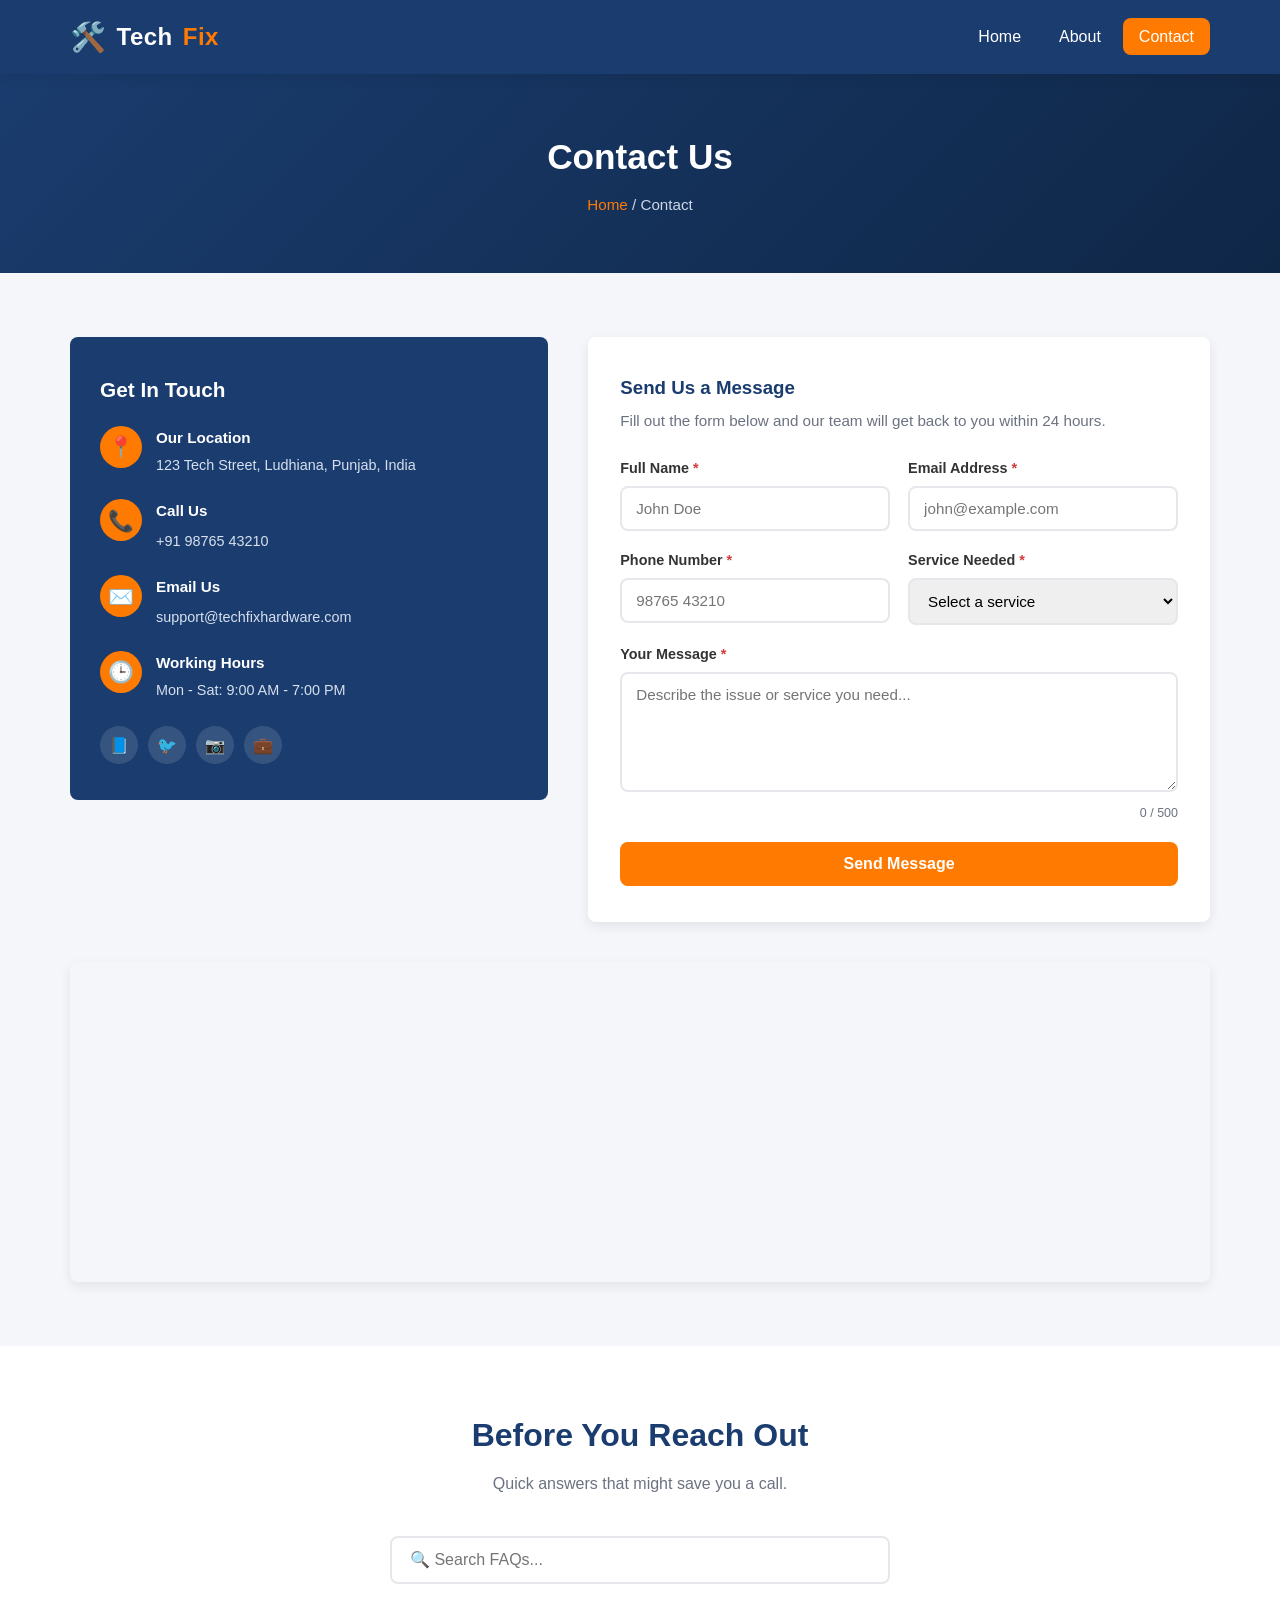
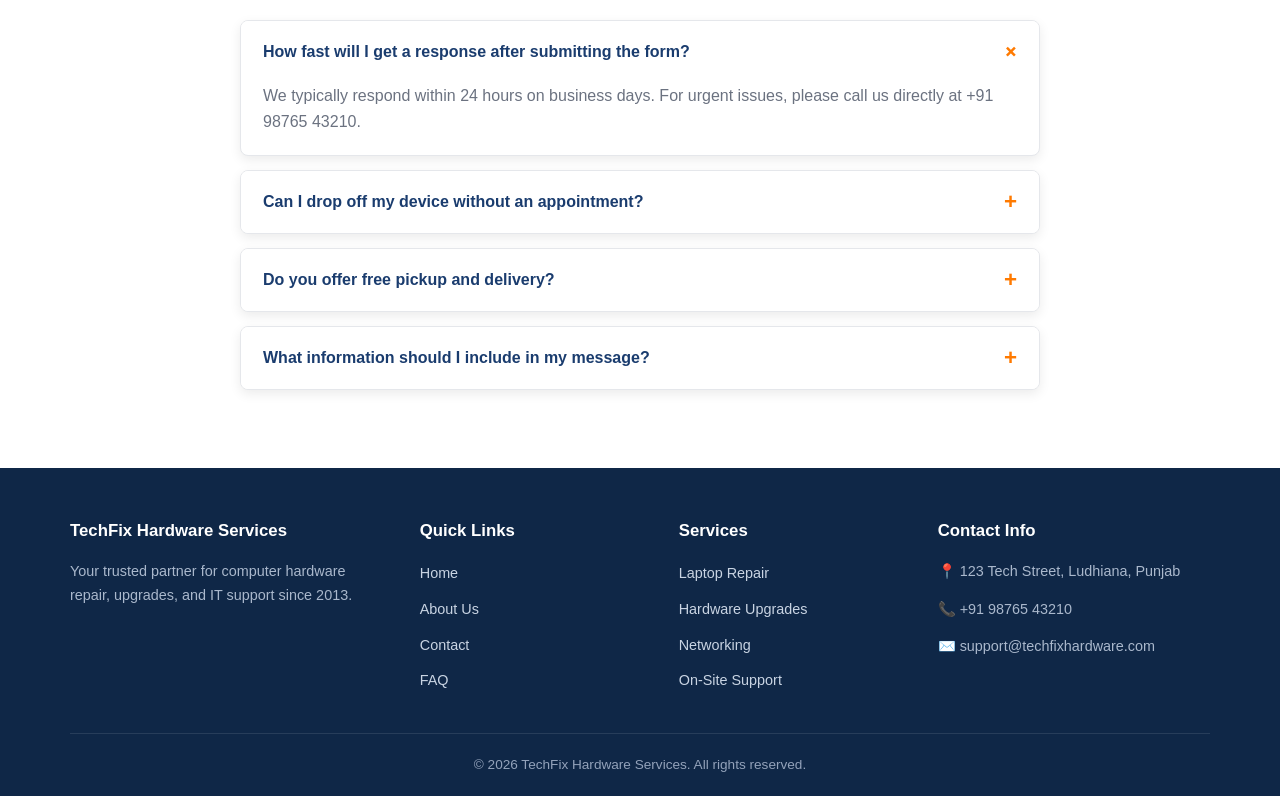
<file: contact.html>
<!DOCTYPE html>
<html lang="en">
<head>
  <meta charset="UTF-8">
  <meta name="viewport" content="width=device-width, initial-scale=1.0">
  <title>Contact Us | TechFix Hardware Services</title>
  <meta name="description" content="Get in touch with TechFix Hardware Services for repair quotes, support, and inquiries. Fill out our contact form or call us directly.">
  <style>
    /* ============================================
       HARDWARE SERVICES - MAIN STYLESHEET
    ============================================ */

    :root {
      --primary: #1a3c6e;
      --primary-dark: #0f2747;
      --accent: #ff7a00;
      --accent-dark: #e06a00;
      --light-bg: #f4f6f9;
      --gray: #6b7280;
      --light-gray: #e5e7eb;
      --white: #ffffff;
      --success: #1d8a4a;
      --error: #d23b3b;
      --shadow: 0 4px 12px rgba(0, 0, 0, 0.08);
      --radius: 8px;
      --transition: 0.25s ease;
    }

    * {
      margin: 0;
      padding: 0;
      box-sizing: border-box;
    }

    html {
      scroll-behavior: smooth;
    }

    body {
      font-family: 'Segoe UI', Tahoma, Geneva, Verdana, sans-serif;
      color: #222;
      background: var(--light-bg);
      line-height: 1.6;
    }

    a {
      text-decoration: none;
      color: inherit;
    }

    ul {
      list-style: none;
    }

    img {
      max-width: 100%;
      display: block;
    }

    .container {
      width: 90%;
      max-width: 1140px;
      margin: 0 auto;
    }

    /* ============ HEADER / NAV ============ */
    header {
      background: var(--primary);
      position: sticky;
      top: 0;
      z-index: 1000;
      box-shadow: var(--shadow);
    }

    .navbar {
      display: flex;
      align-items: center;
      justify-content: space-between;
      padding: 14px 0;
    }

    .logo {
      display: flex;
      align-items: center;
      gap: 10px;
      color: var(--white);
      font-size: 1.5rem;
      font-weight: 700;
      letter-spacing: 0.5px;
    }

    .logo span {
      color: var(--accent);
    }

    .logo-icon {
      font-size: 1.8rem;
    }

    .nav-links {
      display: flex;
      gap: 6px;
    }

    .nav-links a {
      color: var(--white);
      padding: 10px 16px;
      border-radius: var(--radius);
      font-weight: 500;
      transition: background var(--transition), color var(--transition);
    }

    .nav-links a:hover,
    .nav-links a.active {
      background: var(--accent);
      color: var(--white);
    }

    .menu-toggle {
      display: none;
      flex-direction: column;
      gap: 5px;
      cursor: pointer;
      background: none;
      border: none;
    }

    .menu-toggle span {
      width: 26px;
      height: 3px;
      background: var(--white);
      border-radius: 2px;
      transition: var(--transition);
    }

    /* ============ HERO ============ */
    .hero {
      background: linear-gradient(135deg, var(--primary) 0%, var(--primary-dark) 100%);
      color: var(--white);
      padding: 80px 0;
      text-align: center;
    }

    .hero h1 {
      font-size: 2.6rem;
      margin-bottom: 16px;
    }

    .hero p {
      font-size: 1.15rem;
      max-width: 650px;
      margin: 0 auto 28px auto;
      color: #dbe4f0;
    }

    .btn {
      display: inline-block;
      background: var(--accent);
      color: var(--white);
      padding: 13px 30px;
      border-radius: var(--radius);
      font-weight: 600;
      font-size: 1rem;
      border: none;
      cursor: pointer;
      transition: background var(--transition), transform var(--transition);
    }

    .btn:hover {
      background: var(--accent-dark);
      transform: translateY(-2px);
    }

    .btn-outline {
      background: transparent;
      border: 2px solid var(--white);
      margin-left: 12px;
    }

    .btn-outline:hover {
      background: var(--white);
      color: var(--primary);
    }

    /* page header for non-home pages */
    .page-header {
      background: linear-gradient(135deg, var(--primary) 0%, var(--primary-dark) 100%);
      color: var(--white);
      padding: 55px 0;
      text-align: center;
    }

    .page-header h1 {
      font-size: 2.2rem;
      margin-bottom: 8px;
    }

    .breadcrumb {
      color: #cdd8e8;
      font-size: 0.95rem;
    }

    .breadcrumb a {
      color: var(--accent);
    }

    /* ============ SECTIONS ============ */
    section {
      padding: 64px 0;
    }

    .section-title {
      text-align: center;
      margin-bottom: 40px;
    }

    .section-title h2 {
      font-size: 2rem;
      color: var(--primary);
      margin-bottom: 10px;
    }

    .section-title p {
      color: var(--gray);
      max-width: 600px;
      margin: 0 auto;
    }

    .alt-bg {
      background: var(--white);
    }

    /* ============ SERVICE CARDS ============ */
    .grid-3 {
      display: grid;
      grid-template-columns: repeat(3, 1fr);
      gap: 28px;
    }

    .card {
      background: var(--white);
      border-radius: var(--radius);
      padding: 30px 26px;
      box-shadow: var(--shadow);
      text-align: center;
      transition: transform var(--transition), box-shadow var(--transition);
      border-top: 4px solid var(--accent);
    }

    .card:hover {
      transform: translateY(-6px);
      box-shadow: 0 10px 22px rgba(0, 0, 0, 0.12);
    }

    .card .icon {
      font-size: 2.4rem;
      margin-bottom: 16px;
    }

    .card h3 {
      color: var(--primary);
      margin-bottom: 10px;
      font-size: 1.2rem;
    }

    .card p {
      color: var(--gray);
      font-size: 0.95rem;
    }

    /* ============ WHY CHOOSE US / STATS ============ */
    .stats {
      background: var(--primary);
      color: var(--white);
      padding: 50px 0;
    }

    .stats-grid {
      display: grid;
      grid-template-columns: repeat(4, 1fr);
      gap: 20px;
      text-align: center;
    }

    .stats-grid .num {
      font-size: 2.2rem;
      font-weight: 700;
      color: var(--accent);
    }

    .stats-grid .label {
      color: #d7e0ef;
      font-size: 0.95rem;
      margin-top: 6px;
    }

    /* ============ ABOUT PAGE ============ */
    .about-flex {
      display: flex;
      align-items: center;
      gap: 50px;
    }

    .about-flex .text {
      flex: 1;
    }

    .about-flex .image-box {
      flex: 1;
      background: var(--white);
      border-radius: var(--radius);
      box-shadow: var(--shadow);
      padding: 40px;
      text-align: center;
      font-size: 5rem;
    }

    .about-flex h2 {
      color: var(--primary);
      margin-bottom: 16px;
      font-size: 1.8rem;
    }

    .about-flex p {
      margin-bottom: 14px;
      color: #444;
    }

    .values-grid {
      display: grid;
      grid-template-columns: repeat(2, 1fr);
      gap: 24px;
      margin-top: 20px;
    }

    .value-item {
      background: var(--light-bg);
      padding: 22px;
      border-radius: var(--radius);
      border-left: 4px solid var(--accent);
    }

    .value-item h4 {
      color: var(--primary);
      margin-bottom: 6px;
    }

    .value-item p {
      color: var(--gray);
      font-size: 0.92rem;
    }

    .team-grid {
      display: grid;
      grid-template-columns: repeat(3, 1fr);
      gap: 28px;
    }

    .team-member {
      background: var(--white);
      border-radius: var(--radius);
      box-shadow: var(--shadow);
      overflow: hidden;
      text-align: center;
    }

    .team-member .avatar {
      background: var(--light-bg);
      font-size: 4rem;
      padding: 30px 0;
    }

    .team-member .info {
      padding: 18px;
    }

    .team-member h4 {
      color: var(--primary);
    }

    .team-member span {
      color: var(--accent);
      font-size: 0.9rem;
      font-weight: 600;
    }

    /* ============ FAQ SECTION ============ */
    .faq-list {
      max-width: 800px;
      margin: 0 auto;
    }

    .faq-item {
      background: var(--white);
      border-radius: var(--radius);
      margin-bottom: 14px;
      box-shadow: var(--shadow);
      overflow: hidden;
      border: 1px solid var(--light-gray);
    }

    .faq-question {
      display: flex;
      justify-content: space-between;
      align-items: center;
      padding: 18px 22px;
      cursor: pointer;
      font-weight: 600;
      color: var(--primary);
      background: var(--white);
      border: none;
      width: 100%;
      text-align: left;
      font-size: 1rem;
      transition: background var(--transition);
    }

    .faq-question:hover {
      background: #f9fafc;
    }

    .faq-question .icon-toggle {
      font-size: 1.4rem;
      color: var(--accent);
      transition: transform var(--transition);
      flex-shrink: 0;
      margin-left: 14px;
    }

    .faq-item.active .faq-question .icon-toggle {
      transform: rotate(45deg);
    }

    .faq-answer {
      max-height: 0;
      overflow: hidden;
      transition: max-height 0.3s ease, padding var(--transition);
      padding: 0 22px;
      color: var(--gray);
    }

    .faq-item.active .faq-answer {
      max-height: 300px;
      padding: 0 22px 20px 22px;
    }

    .faq-search {
      max-width: 500px;
      margin: 0 auto 36px auto;
    }

    .faq-search input {
      width: 100%;
      padding: 13px 18px;
      border: 2px solid var(--light-gray);
      border-radius: var(--radius);
      font-size: 1rem;
      transition: border var(--transition);
    }

    .faq-search input:focus {
      outline: none;
      border-color: var(--accent);
    }

    .no-results {
      text-align: center;
      color: var(--gray);
      padding: 20px;
      display: none;
    }

    /* ============ CONTACT PAGE ============ */
    .contact-wrapper {
      display: grid;
      grid-template-columns: 1fr 1.3fr;
      gap: 40px;
    }

    .contact-info {
      background: var(--primary);
      color: var(--white);
      border-radius: var(--radius);
      padding: 36px 30px;
      height: fit-content;
    }

    .contact-info h3 {
      margin-bottom: 20px;
      font-size: 1.3rem;
    }

    .contact-info .info-item {
      display: flex;
      gap: 14px;
      margin-bottom: 22px;
      align-items: flex-start;
    }

    .contact-info .info-item .ic {
      font-size: 1.3rem;
      background: var(--accent);
      min-width: 42px;
      height: 42px;
      border-radius: 50%;
      display: flex;
      align-items: center;
      justify-content: center;
      flex-shrink: 0;
    }

    .contact-info .info-item h4 {
      margin-bottom: 4px;
      font-size: 0.95rem;
    }

    .contact-info .info-item p,
    .contact-info .info-item a {
      color: #d7e0ef;
      font-size: 0.9rem;
    }

    .contact-info .social-row {
      display: flex;
      gap: 10px;
      margin-top: 24px;
    }

    .contact-info .social-row a {
      background: rgba(255,255,255,0.12);
      width: 38px;
      height: 38px;
      border-radius: 50%;
      display: flex;
      align-items: center;
      justify-content: center;
      transition: background var(--transition);
    }

    .contact-info .social-row a:hover {
      background: var(--accent);
    }

    .contact-form-box {
      background: var(--white);
      border-radius: var(--radius);
      box-shadow: var(--shadow);
      padding: 36px 32px;
    }

    .contact-form-box h3 {
      color: var(--primary);
      margin-bottom: 6px;
    }

    .contact-form-box > p {
      color: var(--gray);
      margin-bottom: 24px;
      font-size: 0.95rem;
    }

    .form-row {
      display: grid;
      grid-template-columns: 1fr 1fr;
      gap: 18px;
    }

    .form-group {
      margin-bottom: 18px;
      position: relative;
    }

    .form-group label {
      display: block;
      margin-bottom: 6px;
      font-weight: 600;
      font-size: 0.9rem;
      color: #333;
    }

    .form-group label .req {
      color: var(--error);
    }

    .form-group input,
    .form-group select,
    .form-group textarea {
      width: 100%;
      padding: 12px 14px;
      border: 2px solid var(--light-gray);
      border-radius: var(--radius);
      font-size: 0.95rem;
      font-family: inherit;
      transition: border var(--transition);
    }

    .form-group input:focus,
    .form-group select:focus,
    .form-group textarea:focus {
      outline: none;
      border-color: var(--primary);
    }

    .form-group textarea {
      resize: vertical;
      min-height: 120px;
    }

    .form-group.error input,
    .form-group.error select,
    .form-group.error textarea {
      border-color: var(--error);
      background: #fff5f5;
    }

    .form-group.success input,
    .form-group.success select,
    .form-group.success textarea {
      border-color: var(--success);
    }

    .error-message {
      color: var(--error);
      font-size: 0.82rem;
      margin-top: 5px;
      display: none;
      align-items: center;
      gap: 5px;
    }

    .form-group.error .error-message {
      display: flex;
    }

    .char-count {
      font-size: 0.78rem;
      color: var(--gray);
      text-align: right;
      margin-top: 4px;
    }

    #formStatus {
      display: none;
      padding: 14px 18px;
      border-radius: var(--radius);
      margin-bottom: 20px;
      font-weight: 500;
      align-items: center;
      gap: 10px;
    }

    #formStatus.show {
      display: flex;
    }

    #formStatus.success-box {
      background: #e6f7ed;
      color: var(--success);
      border: 1px solid #b8e6c9;
    }

    #formStatus.error-box {
      background: #fdeaea;
      color: var(--error);
      border: 1px solid #f3c2c2;
    }

    .map-box {
      margin-top: 40px;
      border-radius: var(--radius);
      overflow: hidden;
      box-shadow: var(--shadow);
    }

    .map-box iframe {
      width: 100%;
      height: 320px;
      border: 0;
      display: block;
    }

    /* ============ CTA BANNER ============ */
    .cta-banner {
      background: var(--accent);
      color: var(--white);
      text-align: center;
      padding: 50px 0;
    }

    .cta-banner h2 {
      font-size: 1.8rem;
      margin-bottom: 14px;
    }

    .cta-banner .btn {
      background: var(--primary);
    }

    .cta-banner .btn:hover {
      background: var(--primary-dark);
    }

    /* ============ FOOTER ============ */
    footer {
      background: var(--primary-dark);
      color: #c9d4e3;
      padding: 50px 0 20px 0;
    }

    .footer-grid {
      display: grid;
      grid-template-columns: 1.4fr 1fr 1fr 1.2fr;
      gap: 32px;
      margin-bottom: 30px;
    }

    .footer-grid h4 {
      color: var(--white);
      margin-bottom: 16px;
      font-size: 1.05rem;
    }

    .footer-grid p {
      font-size: 0.9rem;
      margin-bottom: 14px;
      color: #aab8cc;
    }

    .footer-grid ul li {
      margin-bottom: 10px;
    }

    .footer-grid ul li a {
      font-size: 0.9rem;
      color: #c9d4e3;
      transition: color var(--transition);
    }

    .footer-grid ul li a:hover {
      color: var(--accent);
    }

    .footer-bottom {
      text-align: center;
      padding-top: 20px;
      border-top: 1px solid rgba(255,255,255,0.1);
      font-size: 0.85rem;
      color: #93a2ba;
    }

    /* ============ RESPONSIVE ============ */
    @media (max-width: 900px) {
      .grid-3,
      .values-grid,
      .team-grid,
      .stats-grid,
      .footer-grid {
        grid-template-columns: repeat(2, 1fr);
      }

      .contact-wrapper {
        grid-template-columns: 1fr;
      }

      .about-flex {
        flex-direction: column;
      }
    }

    @media (max-width: 700px) {
      .menu-toggle {
        display: flex;
      }

      .nav-links {
        position: absolute;
        top: 64px;
        left: 0;
        right: 0;
        background: var(--primary);
        flex-direction: column;
        padding: 10px 20px 20px 20px;
        display: none;
        gap: 4px;
      }

      .nav-links.show {
        display: flex;
      }

      .hero h1 {
        font-size: 1.9rem;
      }

      .grid-3,
      .values-grid,
      .team-grid,
      .stats-grid,
      .footer-grid {
        grid-template-columns: 1fr;
      }

      .form-row {
        grid-template-columns: 1fr;
      }

      .btn-outline {
        margin-left: 0;
        margin-top: 12px;
      }
    }
  </style>
</head>
<body>

  <header>
    <div class="container navbar">
      <a href="index.html" class="logo"><span class="logo-icon">🛠️</span>Tech<span>Fix</span></a>
      <nav>
        <ul class="nav-links" id="navLinks">
          <li><a href="index.html">Home</a></li>
          <li><a href="about.html">About</a></li>
          <li><a href="contact.html">Contact</a></li>
        </ul>
      </nav>
      <button class="menu-toggle" id="menuToggle" aria-label="Toggle menu">
        <span></span><span></span><span></span>
      </button>
    </div>
  </header>

  <div class="page-header">
    <div class="container">
      <h1>Contact Us</h1>
      <p class="breadcrumb"><a href="index.html">Home</a> / Contact</p>
    </div>
  </div>

  <section>
    <div class="container contact-wrapper">

      <div class="contact-info">
        <h3>Get In Touch</h3>

        <div class="info-item">
          <div class="ic">📍</div>
          <div>
            <h4>Our Location</h4>
            <p>123 Tech Street, Ludhiana, Punjab, India</p>
          </div>
        </div>

        <div class="info-item">
          <div class="ic">📞</div>
          <div>
            <h4>Call Us</h4>
            <a href="tel:+919876543210">+91 98765 43210</a>
          </div>
        </div>

        <div class="info-item">
          <div class="ic">✉️</div>
          <div>
            <h4>Email Us</h4>
            <a href="mailto:support@techfixhardware.com">support@techfixhardware.com</a>
          </div>
        </div>

        <div class="info-item">
          <div class="ic">🕒</div>
          <div>
            <h4>Working Hours</h4>
            <p>Mon - Sat: 9:00 AM - 7:00 PM</p>
          </div>
        </div>

        <div class="social-row">
          <a href="#" aria-label="Facebook">📘</a>
          <a href="#" aria-label="Twitter">🐦</a>
          <a href="#" aria-label="Instagram">📷</a>
          <a href="#" aria-label="LinkedIn">💼</a>
        </div>
      </div>

      <div class="contact-form-box">
        <h3>Send Us a Message</h3>
        <p>Fill out the form below and our team will get back to you within 24 hours.</p>

        <div id="formStatus"></div>

        <form id="contactForm" novalidate>

          <div style="position:absolute; left:-9999px; opacity:0;" aria-hidden="true">
            <label for="website">Leave this field empty</label>
            <input type="text" id="website" name="website" tabindex="-1" autocomplete="off">
          </div>

          <div class="form-row">
            <div class="form-group" id="nameGroup">
              <label for="name">Full Name <span class="req">*</span></label>
              <input type="text" id="name" name="name" placeholder="John Doe" autocomplete="name">
              <span class="error-message" id="nameError"></span>
            </div>

            <div class="form-group" id="emailGroup">
              <label for="email">Email Address <span class="req">*</span></label>
              <input type="email" id="email" name="email" placeholder="john@example.com" autocomplete="email">
              <span class="error-message" id="emailError"></span>
            </div>
          </div>

          <div class="form-row">
            <div class="form-group" id="phoneGroup">
              <label for="phone">Phone Number <span class="req">*</span></label>
              <input type="tel" id="phone" name="phone" placeholder="98765 43210" autocomplete="tel">
              <span class="error-message" id="phoneError"></span>
            </div>

            <div class="form-group" id="serviceGroup">
              <label for="service">Service Needed <span class="req">*</span></label>
              <select id="service" name="service">
                <option value="">Select a service</option>
                <option value="laptop-repair">Laptop & Desktop Repair</option>
                <option value="upgrade">Hardware Upgrade</option>
                <option value="networking">Networking Setup</option>
                <option value="printer">Printer & Peripheral Repair</option>
                <option value="onsite">On-Site IT Support</option>
                <option value="maintenance">Preventive Maintenance</option>
                <option value="other">Other</option>
              </select>
              <span class="error-message" id="serviceError"></span>
            </div>
          </div>

          <div class="form-group" id="messageGroup">
            <label for="message">Your Message <span class="req">*</span></label>
            <textarea id="message" name="message" placeholder="Describe the issue or service you need..."></textarea>
            <div class="char-count" id="charCount">0 / 500</div>
            <span class="error-message" id="messageError"></span>
          </div>

          <button type="submit" class="btn" style="width:100%;">Send Message</button>
        </form>
      </div>
    </div>

    <div class="container map-box">
      <iframe
        src="https://www.google.com/maps?q=Ludhiana,Punjab,India&output=embed"
        loading="lazy"
        referrerpolicy="no-referrer-when-downgrade"
        title="TechFix Hardware Services Location">
      </iframe>
    </div>
  </section>

  <section class="alt-bg" id="faq">
    <div class="container">
      <div class="section-title">
        <h2>Before You Reach Out</h2>
        <p>Quick answers that might save you a call.</p>
      </div>

      <div class="faq-search">
        <input type="text" id="faqSearch" placeholder="🔍 Search FAQs...">
      </div>

      <div class="faq-list">
        <div class="faq-item active">
          <button class="faq-question" type="button">
            How fast will I get a response after submitting the form?
            <span class="icon-toggle">+</span>
          </button>
          <div class="faq-answer">
            <p>We typically respond within 24 hours on business days. For urgent issues, please call us directly at +91 98765 43210.</p>
          </div>
        </div>

        <div class="faq-item">
          <button class="faq-question" type="button">
            Can I drop off my device without an appointment?
            <span class="icon-toggle">+</span>
          </button>
          <div class="faq-answer">
            <p>Yes, walk-ins are welcome during our working hours. However, booking ahead through this form helps us prepare and reduces your wait time.</p>
          </div>
        </div>

        <div class="faq-item">
          <button class="faq-question" type="button">
            Do you offer free pickup and delivery?
            <span class="icon-toggle">+</span>
          </button>
          <div class="faq-answer">
            <p>Free pickup and delivery is available for repairs within Ludhiana city limits on orders above a minimum service value. Ask our team for details.</p>
          </div>
        </div>

        <div class="faq-item">
          <button class="faq-question" type="button">
            What information should I include in my message?
            <span class="icon-toggle">+</span>
          </button>
          <div class="faq-answer">
            <p>Please include your device brand/model, a brief description of the issue, and your preferred contact time for the fastest assistance.</p>
          </div>
        </div>
      </div>

      <p class="no-results" id="noResults">No FAQs match your search. Try a different keyword or call us at +91 98765 43210.</p>
    </div>
  </section>

  <footer>
    <div class="container footer-grid">
      <div>
        <h4>TechFix Hardware Services</h4>
        <p>Your trusted partner for computer hardware repair, upgrades, and IT support since 2013.</p>
      </div>
      <div>
        <h4>Quick Links</h4>
        <ul>
          <li><a href="index.html">Home</a></li>
          <li><a href="about.html">About Us</a></li>
          <li><a href="contact.html">Contact</a></li>
          <li><a href="contact.html#faq">FAQ</a></li>
        </ul>
      </div>
      <div>
        <h4>Services</h4>
        <ul>
          <li><a href="index.html#faq">Laptop Repair</a></li>
          <li><a href="index.html#faq">Hardware Upgrades</a></li>
          <li><a href="index.html#faq">Networking</a></li>
          <li><a href="index.html#faq">On-Site Support</a></li>
        </ul>
      </div>
      <div>
        <h4>Contact Info</h4>
        <p>📍 123 Tech Street, Ludhiana, Punjab</p>
        <p>📞 +91 98765 43210</p>
        <p>✉️ support@techfixhardware.com</p>
      </div>
    </div>
    <div class="container footer-bottom">
      © 2026 TechFix Hardware Services. All rights reserved.
    </div>
  </footer>

  <script>
    /* ============================================
       HARDWARE SERVICES - MAIN SCRIPT
       Handles: mobile nav, FAQ accordion, FAQ search
    ============================================ */

    document.addEventListener('DOMContentLoaded', function () {

      /* ---------- MOBILE NAV TOGGLE ---------- */
      const menuToggle = document.getElementById('menuToggle');
      const navLinks = document.getElementById('navLinks');

      if (menuToggle && navLinks) {
        menuToggle.addEventListener('click', function () {
          navLinks.classList.toggle('show');
        });

        // close menu when a link is clicked (mobile)
        navLinks.querySelectorAll('a').forEach(function (link) {
          link.addEventListener('click', function () {
            navLinks.classList.remove('show');
          });
        });
      }

      /* ---------- FAQ ACCORDION ---------- */
      const faqItems = document.querySelectorAll('.faq-item');

      faqItems.forEach(function (item) {
        const question = item.querySelector('.faq-question');
        question.addEventListener('click', function () {
          const isActive = item.classList.contains('active');

          // close all
          faqItems.forEach(function (i) {
            i.classList.remove('active');
          });

          // open clicked one (unless it was already open -> toggle closed)
          if (!isActive) {
            item.classList.add('active');
          }
        });
      });

      /* ---------- FAQ SEARCH FILTER ---------- */
      const faqSearch = document.getElementById('faqSearch');
      const noResults = document.getElementById('noResults');

      if (faqSearch) {
        faqSearch.addEventListener('input', function () {
          const term = faqSearch.value.trim().toLowerCase();
          let visibleCount = 0;

          faqItems.forEach(function (item) {
            const text = item.textContent.toLowerCase();
            if (text.includes(term)) {
              item.style.display = '';
              visibleCount++;
            } else {
              item.style.display = 'none';
              item.classList.remove('active');
            }
          });

          if (noResults) {
            noResults.style.display = visibleCount === 0 ? 'block' : 'none';
          }
        });
      }

      /* ---------- ACTIVE NAV LINK HIGHLIGHT ---------- */
      const currentPage = window.location.pathname.split('/').pop() || 'index.html';
      document.querySelectorAll('.nav-links a').forEach(function (link) {
        const linkPage = link.getAttribute('href');
        if (linkPage === currentPage) {
          link.classList.add('active');
        }
      });

    });
  </script>

  <script>
    /* ============================================
       HARDWARE SERVICES - CONTACT FORM VALIDATION
    ============================================ */

    document.addEventListener('DOMContentLoaded', function () {

      const form = document.getElementById('contactForm');
      if (!form) return;

      const formStatus = document.getElementById('formStatus');

      const fields = {
        name: {
          el: document.getElementById('name'),
          group: document.getElementById('nameGroup'),
          error: document.getElementById('nameError'),
          validate: function (value) {
            if (value.trim() === '') return 'Full name is required.';
            if (value.trim().length < 3) return 'Name must be at least 3 characters.';
            if (!/^[A-Za-z\s.'-]+$/.test(value.trim())) return 'Name can only contain letters and spaces.';
            return '';
          }
        },
        email: {
          el: document.getElementById('email'),
          group: document.getElementById('emailGroup'),
          error: document.getElementById('emailError'),
          validate: function (value) {
            if (value.trim() === '') return 'Email address is required.';
            const pattern = /^[^\s@]+@[^\s@]+\.[^\s@]+$/;
            if (!pattern.test(value.trim())) return 'Please enter a valid email address.';
            return '';
          }
        },
        phone: {
          el: document.getElementById('phone'),
          group: document.getElementById('phoneGroup'),
          error: document.getElementById('phoneError'),
          validate: function (value) {
            if (value.trim() === '') return 'Phone number is required.';
            const digitsOnly = value.replace(/\D/g, '');
            if (digitsOnly.length < 10 || digitsOnly.length > 13) {
              return 'Enter a valid phone number (10-13 digits).';
            }
            return '';
          }
        },
        service: {
          el: document.getElementById('service'),
          group: document.getElementById('serviceGroup'),
          error: document.getElementById('serviceError'),
          validate: function (value) {
            if (value === '' || value === null) return 'Please select a service.';
            return '';
          }
        },
        message: {
          el: document.getElementById('message'),
          group: document.getElementById('messageGroup'),
          error: document.getElementById('messageError'),
          validate: function (value) {
            if (value.trim() === '') return 'Message is required.';
            if (value.trim().length < 10) return 'Message must be at least 10 characters.';
            if (value.trim().length > 500) return 'Message must not exceed 500 characters.';
            return '';
          }
        }
      };

      /* live character counter for message */
      const charCount = document.getElementById('charCount');
      if (fields.message.el && charCount) {
        fields.message.el.addEventListener('input', function () {
          const len = fields.message.el.value.length;
          charCount.textContent = len + ' / 500';
        });
      }

      function showError(fieldKey, message) {
        const field = fields[fieldKey];
        field.group.classList.add('error');
        field.group.classList.remove('success');
        field.error.textContent = '⚠ ' + message;
      }

      function showSuccess(fieldKey) {
        const field = fields[fieldKey];
        field.group.classList.remove('error');
        field.group.classList.add('success');
        field.error.textContent = '';
      }

      function validateField(fieldKey) {
        const field = fields[fieldKey];
        const value = field.el.value;
        const errorMsg = field.validate(value);

        if (errorMsg) {
          showError(fieldKey, errorMsg);
          return false;
        } else {
          showSuccess(fieldKey);
          return true;
        }
      }

      /* attach blur + input listeners for real-time validation */
      Object.keys(fields).forEach(function (key) {
        const field = fields[key];
        if (!field.el) return;

        field.el.addEventListener('blur', function () {
          validateField(key);
        });

        field.el.addEventListener('input', function () {
          // if field currently shows error, re-validate live as user types/fixes
          if (field.group.classList.contains('error')) {
            validateField(key);
          }
        });

        field.el.addEventListener('change', function () {
          validateField(key);
        });
      });

      /* form submit handler */
      form.addEventListener('submit', function (e) {
        e.preventDefault();

        let allValid = true;
        Object.keys(fields).forEach(function (key) {
          const valid = validateField(key);
          if (!valid) allValid = false;
        });

        // honeypot spam check (hidden field)
        const honeypot = document.getElementById('website');
        if (honeypot && honeypot.value !== '') {
          allValid = false;
        }

        formStatus.classList.remove('show', 'success-box', 'error-box');

        if (allValid) {
          // Simulate successful submission (no backend connected)
          formStatus.classList.add('show', 'success-box');
          formStatus.innerHTML = '✅ Thank you! Your message has been sent successfully. Our team will contact you within 24 hours.';
          form.reset();

          // reset visual states
          Object.keys(fields).forEach(function (key) {
            fields[key].group.classList.remove('success', 'error');
          });
          if (charCount) charCount.textContent = '0 / 500';

          formStatus.scrollIntoView({ behavior: 'smooth', block: 'center' });

          setTimeout(function () {
            formStatus.classList.remove('show');
          }, 6000);

        } else {
          formStatus.classList.add('show', 'error-box');
          formStatus.innerHTML = '⚠ Please correct the highlighted fields before submitting.';
          formStatus.scrollIntoView({ behavior: 'smooth', block: 'center' });
        }
      });

    });
  </script>
</body>
</html>
</file>
